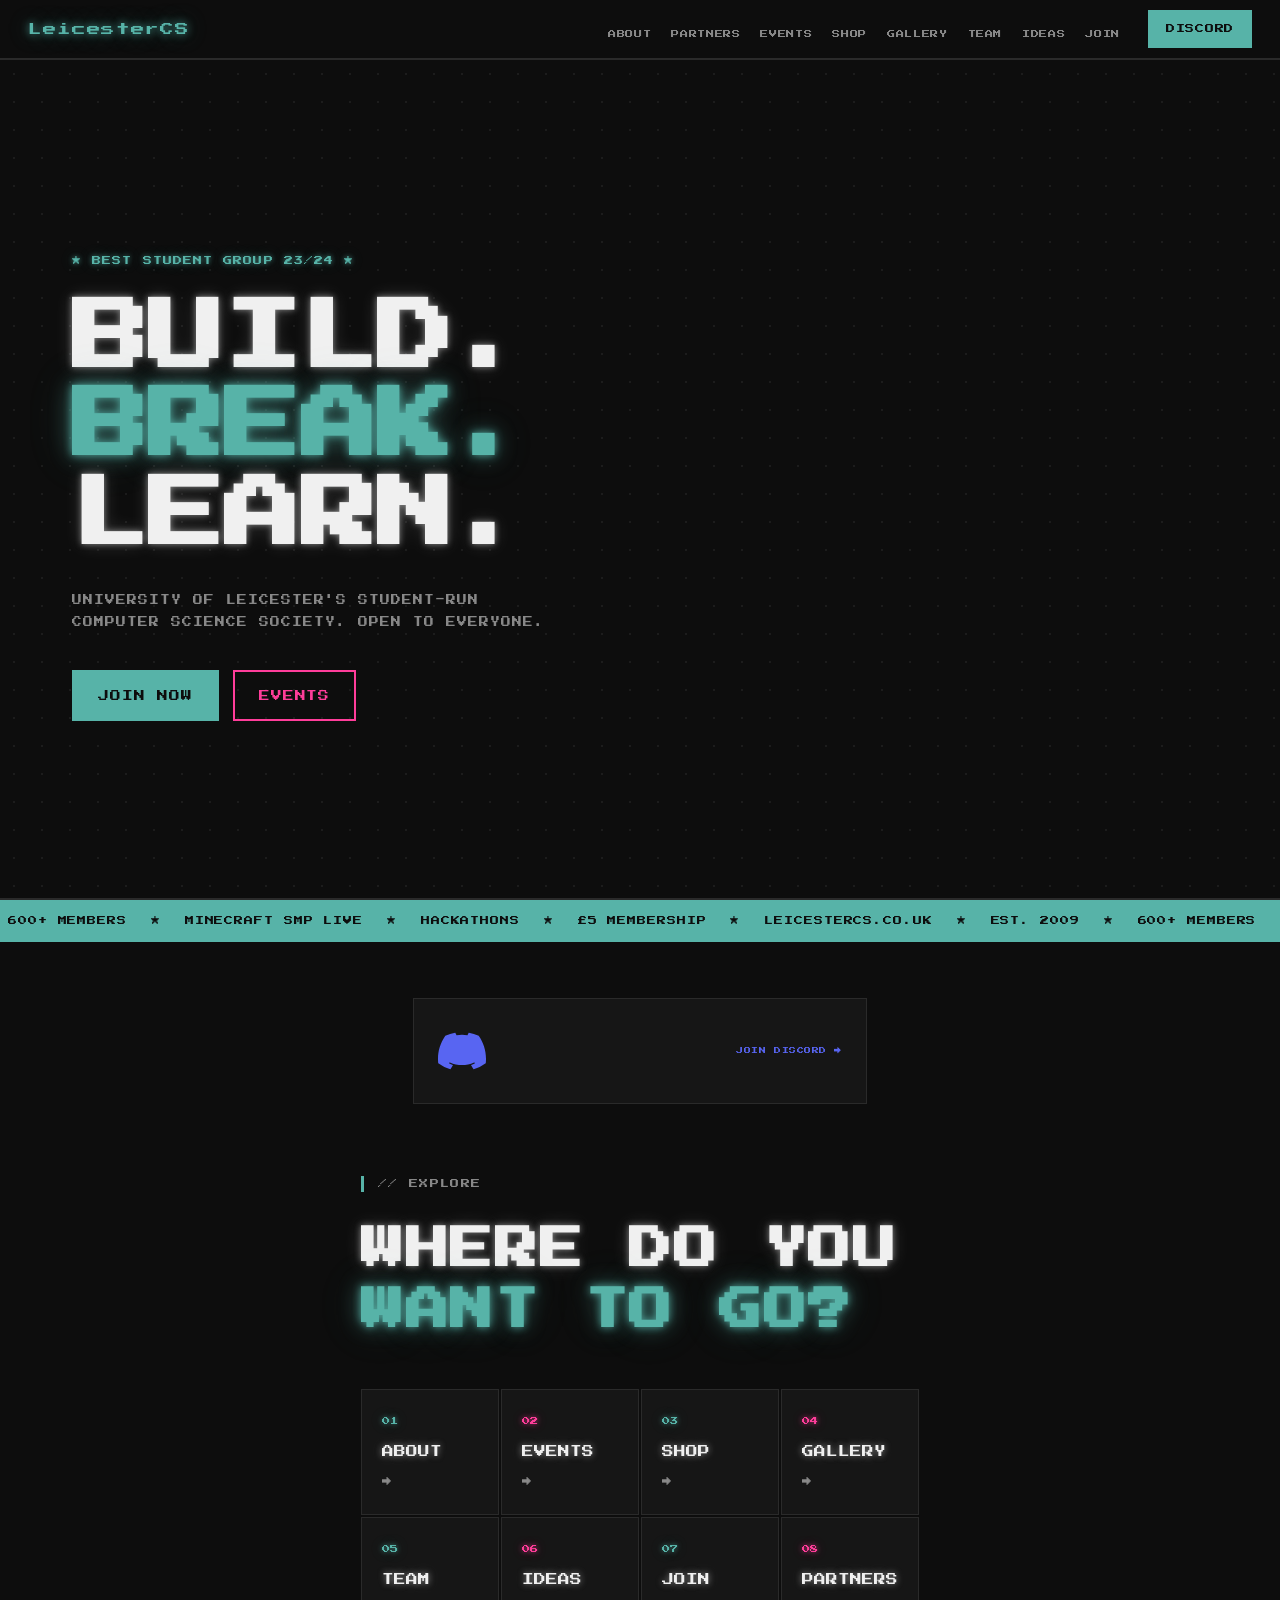
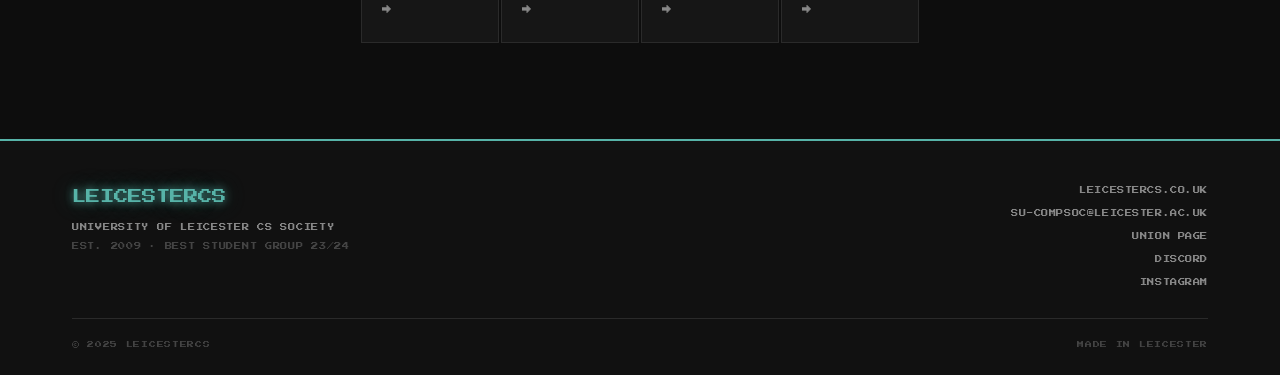
<file: index.html>
<!DOCTYPE html>
<html lang="en">
<head>
  <meta charset="UTF-8" />
  <meta name="viewport" content="width=device-width, initial-scale=1.0" />
  <title>LeicesterCS</title>
  <link rel="preconnect" href="https://fonts.googleapis.com" />
  <link rel="preconnect" href="https://fonts.gstatic.com" crossorigin />
  <link href="https://fonts.googleapis.com/css2?family=Press+Start+2P&display=swap" rel="stylesheet" />
  <link rel="stylesheet" href="style.css" />
  <!-- Favicon -->
  <link rel="icon" type="image/svg+xml" href="favicon.svg" />
  <link rel="icon" type="image/x-icon" href="favicon.ico" />
  <link rel="apple-touch-icon" sizes="192x192" href="favicon-192.png" />

  <!-- Open Graph -->
  <meta property="og:type"        content="website" />
  <meta property="og:site_name"   content="LeicesterCS" />
  <meta property="og:title"       content="LeicesterCS — University of Leicester Computer Science Society" />
  <meta property="og:description" content="LeicesterCS is the University of Leicester's student-run Computer Science Society. Hackathons, workshops, socials, and more. Open to everyone." />
  <meta property="og:url"         content="https://leicestercs.co.uk/" />
  <meta property="og:image"       content="https://leicestercs.co.uk/favicon-192.png" />

  <!-- Twitter Card -->
  <meta name="twitter:card"        content="summary" />
  <meta name="twitter:title"       content="LeicesterCS — University of Leicester Computer Science Society" />
  <meta name="twitter:description" content="LeicesterCS is the University of Leicester's student-run Computer Science Society. Hackathons, workshops, socials, and more. Open to everyone." />
  <meta name="twitter:image"       content="https://leicestercs.co.uk/favicon-192.png" />

  <!-- Meta description -->
  <meta name="description" content="LeicesterCS is the University of Leicester's student-run Computer Science Society. Hackathons, workshops, socials, and more. Open to everyone." />
</head>
<body>

  <nav id="navbar">
    <div class="nav-inner">
      <a href="index.html" class="nav-logo">LeicesterCS</a>
      <ul class="nav-links">
        <li><a href="about.html">ABOUT</a></li>
        <li><a href="partners.html">PARTNERS</a></li>
        <li><a href="events.html">EVENTS</a></li>
        <li><a href="shop.html">SHOP</a></li>
        <li><a href="gallery.html">GALLERY</a></li>
        <li><a href="team.html">TEAM</a></li>
        <li><a href="ideas.html">IDEAS</a></li>
        <li><a href="join.html">JOIN</a></li>
      </ul>
      <a href="https://discord.gg/VAg2SQfhEq" target="_blank" class="nav-cta">DISCORD</a>
      <button class="hamburger" id="hamburger" aria-label="Menu">
        <span></span><span></span><span></span>
      </button>
    </div>
  </nav>

  <div class="mobile-menu" id="mobileMenu">
    <a href="about.html"    class="mm-link">ABOUT</a>
    <a href="partners.html" class="mm-link">PARTNERS</a>
    <a href="events.html"   class="mm-link">EVENTS</a>
    <a href="shop.html"     class="mm-link">SHOP</a>
    <a href="gallery.html"  class="mm-link">GALLERY</a>
    <a href="team.html"     class="mm-link">TEAM</a>
    <a href="ideas.html"    class="mm-link">IDEAS</a>
    <a href="join.html"     class="mm-link">JOIN</a>
  </div>

  <div class="page-wrap">

    <!-- HERO -->
    <section id="hero">
      <div class="pixel-grid" aria-hidden="true"></div>
      <div class="hero-inner">
        <div class="hero-tag">★ BEST STUDENT GROUP 23/24 ★</div>
        <h1 class="hero-title">
          <span>BUILD.</span>
          <span class="accent">BREAK.</span>
          <span>LEARN.</span>
        </h1>
        <p class="hero-sub">UNIVERSITY OF LEICESTER'S STUDENT-RUN<br/>COMPUTER SCIENCE SOCIETY. OPEN TO EVERYONE.</p>
        <div class="hero-actions">
          <a href="join.html"   class="btn-primary">JOIN NOW</a>
          <a href="events.html" class="btn-secondary">EVENTS</a>
        </div>
      </div>
    </section>

    <!-- TICKER -->
    <div class="ticker-bar">
      <div class="ticker-track">
        <span>600+ MEMBERS</span><span class="ts">★</span>
        <span>MINECRAFT SMP LIVE</span><span class="ts">★</span>
        <span>HACKATHONS</span><span class="ts">★</span>
        <span>£5 MEMBERSHIP</span><span class="ts">★</span>
        <span>LEICESTERCS.CO.UK</span><span class="ts">★</span>
        <span>EST. 2009</span><span class="ts">★</span>
        <span>600+ MEMBERS</span><span class="ts">★</span>
        <span>MINECRAFT SMP LIVE</span><span class="ts">★</span>
        <span>HACKATHONS</span><span class="ts">★</span>
        <span>£5 MEMBERSHIP</span><span class="ts">★</span>
        <span>LEICESTERCS.CO.UK</span><span class="ts">★</span>
        <span>EST. 2009</span><span class="ts">★</span>
      </div>
    </div>

    <!-- DISCORD WIDGET -->
    <div class="container" style="padding-top:56px;">
      <a href="https://discord.gg/VAg2SQfhEq" target="_blank" class="discord-widget" id="discord-widget">
        <div class="dw-icon">
          <svg viewBox="0 0 24 24" fill="none" xmlns="http://www.w3.org/2000/svg">
            <path d="M20.317 4.37a19.791 19.791 0 0 0-4.885-1.515.074.074 0 0 0-.079.037c-.21.375-.444.864-.608 1.25a18.27 18.27 0 0 0-5.487 0 12.64 12.64 0 0 0-.617-1.25.077.077 0 0 0-.079-.037A19.736 19.736 0 0 0 3.677 4.37a.07.07 0 0 0-.032.027C.533 9.046-.32 13.58.099 18.057a.082.082 0 0 0 .031.057 19.9 19.9 0 0 0 5.993 3.03.078.078 0 0 0 .084-.028c.462-.63.874-1.295 1.226-1.994a.076.076 0 0 0-.041-.106 13.107 13.107 0 0 1-1.872-.892.077.077 0 0 1-.008-.128 10.2 10.2 0 0 0 .372-.292.074.074 0 0 1 .077-.01c3.928 1.793 8.18 1.793 12.062 0a.074.074 0 0 1 .078.01c.12.098.246.198.373.292a.077.077 0 0 1-.006.127 12.299 12.299 0 0 1-1.873.892.077.077 0 0 0-.041.107c.36.698.772 1.362 1.225 1.993a.076.076 0 0 0 .084.028 19.839 19.839 0 0 0 6.002-3.03.077.077 0 0 0 .032-.054c.5-5.177-.838-9.674-3.549-13.66a.061.061 0 0 0-.031-.03z" fill="#5865F2"/>
          </svg>
        </div>
        <div class="dw-info">
          <div class="dw-name" id="dw-name">LEICESTERCS</div>
          <div class="dw-stats">
            <div class="dw-stat">
              <div class="dw-dot online"></div>
              <span id="dw-online">—</span>&nbsp;ONLINE
            </div>
            <div class="dw-stat">
              <div class="dw-dot"></div>
              600+ MEMBERS
            </div>
          </div>
        </div>
        <span class="dw-join">JOIN DISCORD →</span>
      </a>
    </div>

    <!-- QUICK LINKS GRID -->
    <div class="container" style="padding-top:72px; padding-bottom:96px;">
      <div class="sec-label">// EXPLORE</div>
      <h2 class="sec-title" style="margin-bottom:48px;">WHERE DO YOU<br/><span class="accent">WANT TO GO?</span></h2>
      <div style="display:grid; grid-template-columns: repeat(4,1fr); gap:2px;">
        <a href="about.html"    class="ql-card"><span class="ql-num teal">01</span><span class="ql-name">ABOUT</span><span class="ql-arr">→</span></a>
        <a href="events.html"   class="ql-card"><span class="ql-num pink">02</span><span class="ql-name">EVENTS</span><span class="ql-arr">→</span></a>
        <a href="shop.html"     class="ql-card"><span class="ql-num teal">03</span><span class="ql-name">SHOP</span><span class="ql-arr">→</span></a>
        <a href="gallery.html"  class="ql-card"><span class="ql-num pink">04</span><span class="ql-name">GALLERY</span><span class="ql-arr">→</span></a>
        <a href="team.html"     class="ql-card"><span class="ql-num teal">05</span><span class="ql-name">TEAM</span><span class="ql-arr">→</span></a>
        <a href="ideas.html"    class="ql-card"><span class="ql-num pink">06</span><span class="ql-name">IDEAS</span><span class="ql-arr">→</span></a>
        <a href="join.html"     class="ql-card"><span class="ql-num teal">07</span><span class="ql-name">JOIN</span><span class="ql-arr">→</span></a>
        <a href="partners.html" class="ql-card"><span class="ql-num pink">08</span><span class="ql-name">PARTNERS</span><span class="ql-arr">→</span></a>
      </div>
    </div>

    <footer id="footer">
      <div class="container">
        <div class="footer-grid">
          <div>
            <div class="footer-logo">LEICESTERCS</div>
            <div class="footer-sub">UNIVERSITY OF LEICESTER CS SOCIETY</div>
            <div class="footer-sub dim">EST. 2009 · BEST STUDENT GROUP 23/24</div>
          </div>
          <div class="footer-links">
            <a href="https://leicestercs.co.uk" target="_blank">LEICESTERCS.CO.UK</a>
            <a href="mailto:SU-COMPSOC@leicester.ac.uk">SU-COMPSOC@LEICESTER.AC.UK</a>
            <a href="https://www.leicesterunion.com/sportsandsocs/societies/18501/" target="_blank">UNION PAGE</a>
            <a href="https://discord.gg/VAg2SQfhEq" target="_blank">DISCORD</a>
            <a href="https://instagram.com/uol_computerscience" target="_blank">INSTAGRAM</a>
          </div>
        </div>
        <div class="footer-rule"></div>
        <div class="footer-bottom">
          <span>© 2025 LEICESTERCS</span>
          <span>MADE IN LEICESTER</span>
        </div>
      </div>
    </footer>

  </div><!-- end page-wrap -->

  <style>
    .ql-card {
      display: flex; flex-direction: column; gap: 12px;
      background: var(--bg-card); border: 1px solid var(--border);
      padding: 24px 20px; text-decoration: none;
      transition: border-color 0.15s, background 0.15s;
    }
    .ql-card:hover { border-color: var(--teal); background: rgba(87,179,168,0.04); color: var(--white); }
    .ql-num  { font-size: 0.45rem; }
    .ql-num.teal { color: var(--teal); text-shadow: var(--glow-t-sm); }
    .ql-num.pink { color: var(--pink); text-shadow: var(--glow-p-sm); }
    .ql-name { font-size: 0.65rem; color: var(--white); text-shadow: var(--glow-w); }
    .ql-arr  { font-size: 0.5rem; color: var(--grey); margin-top: auto; }
    .ql-card:hover .ql-arr { color: var(--teal); }
    @media (max-width: 900px) { [style*="grid-template-columns: repeat(4"] { grid-template-columns: repeat(2,1fr) !important; } }
    @media (max-width: 500px) { [style*="grid-template-columns: repeat(4"] { grid-template-columns: 1fr 1fr !important; } }
  </style>

  <script src="nav.js"></script>
</body>
</html>
</file>
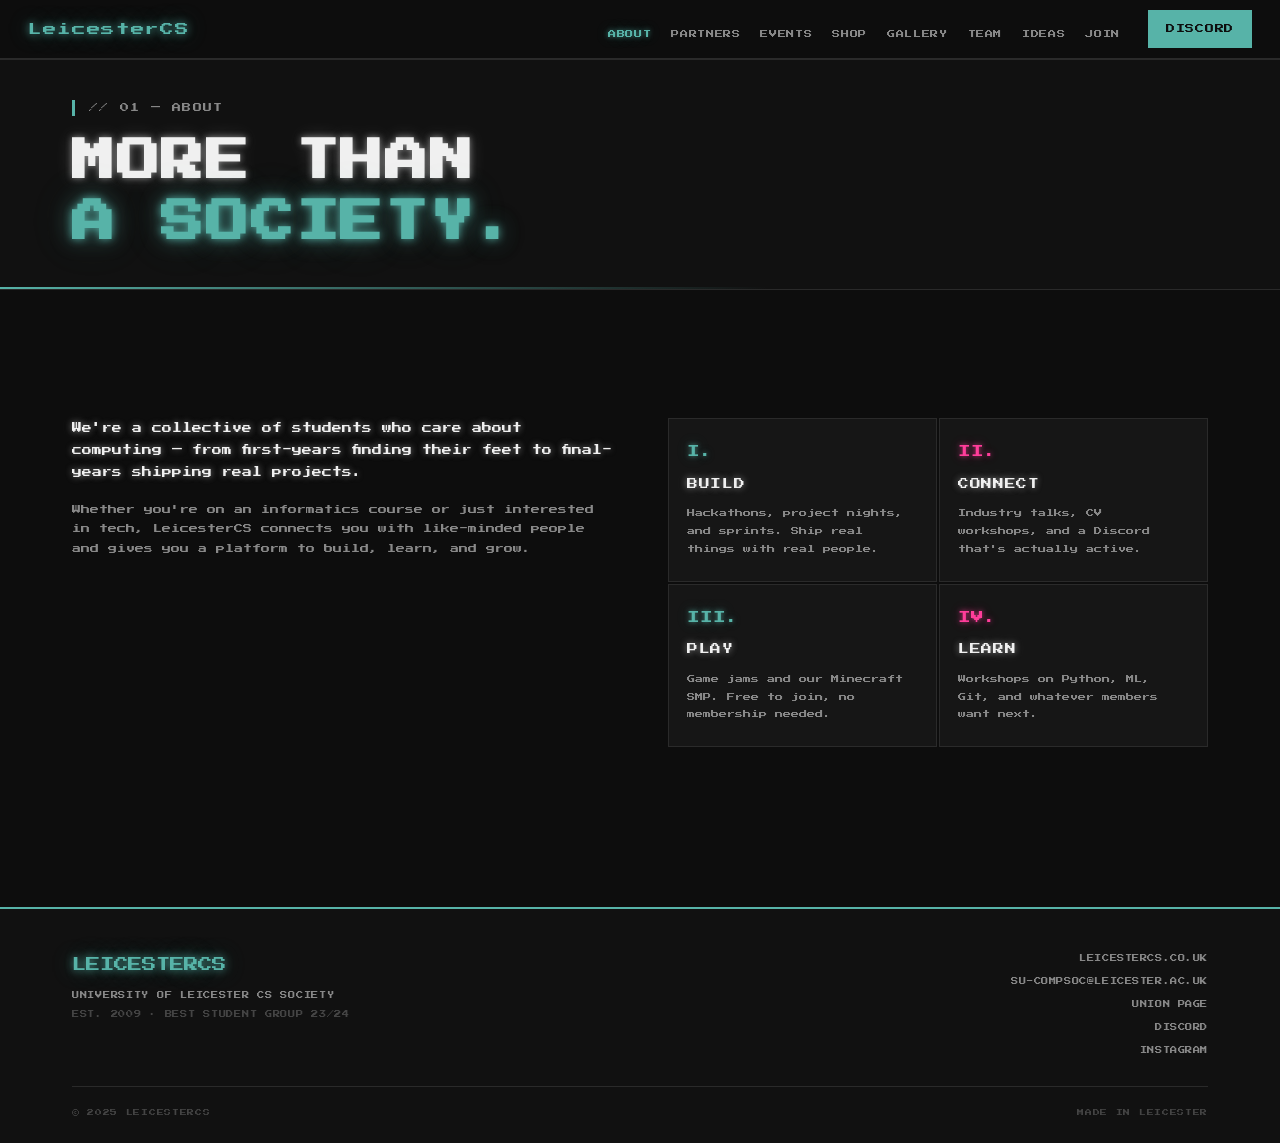
<file: about.html>
<!DOCTYPE html>
<html lang="en">
<head>
  <meta charset="UTF-8" />
  <meta name="viewport" content="width=device-width, initial-scale=1.0" />
  <title>About — LeicesterCS</title>
  <link rel="preconnect" href="https://fonts.googleapis.com" />
  <link rel="preconnect" href="https://fonts.gstatic.com" crossorigin />
  <link href="https://fonts.googleapis.com/css2?family=Press+Start+2P&display=swap" rel="stylesheet" />
  <link rel="stylesheet" href="style.css" />
  <!-- Favicon -->
  <link rel="icon" type="image/svg+xml" href="favicon.svg" />
  <link rel="icon" type="image/x-icon" href="favicon.ico" />
  <link rel="apple-touch-icon" sizes="192x192" href="favicon-192.png" />

  <!-- Open Graph -->
  <meta property="og:type"        content="website" />
  <meta property="og:site_name"   content="LeicesterCS" />
  <meta property="og:title"       content="About — LeicesterCS" />
  <meta property="og:description" content="Find out what LeicesterCS is all about — who we are, what we do, and why you should get involved." />
  <meta property="og:url"         content="https://leicestercs.co.uk/about.html" />
  <meta property="og:image"       content="https://leicestercs.co.uk/favicon-192.png" />

  <!-- Twitter Card -->
  <meta name="twitter:card"        content="summary" />
  <meta name="twitter:title"       content="About — LeicesterCS" />
  <meta name="twitter:description" content="Find out what LeicesterCS is all about — who we are, what we do, and why you should get involved." />
  <meta name="twitter:image"       content="https://leicestercs.co.uk/favicon-192.png" />

  <!-- Meta description -->
  <meta name="description" content="Find out what LeicesterCS is all about — who we are, what we do, and why you should get involved." />
</head>
<body>

  <nav id="navbar">
    <div class="nav-inner">
      <a href="index.html" class="nav-logo">LeicesterCS</a>
      <ul class="nav-links">
        <li><a href="about.html">ABOUT</a></li>
        <li><a href="partners.html">PARTNERS</a></li>
        <li><a href="events.html">EVENTS</a></li>
        <li><a href="shop.html">SHOP</a></li>
        <li><a href="gallery.html">GALLERY</a></li>
        <li><a href="team.html">TEAM</a></li>
        <li><a href="ideas.html">IDEAS</a></li>
        <li><a href="join.html">JOIN</a></li>
      </ul>
      <a href="https://discord.gg/VAg2SQfhEq" target="_blank" class="nav-cta">DISCORD</a>
      <button class="hamburger" id="hamburger" aria-label="Menu">
        <span></span><span></span><span></span>
      </button>
    </div>
  </nav>

  <div class="mobile-menu" id="mobileMenu">
    <a href="about.html"    class="mm-link">ABOUT</a>
    <a href="partners.html" class="mm-link">PARTNERS</a>
    <a href="events.html"   class="mm-link">EVENTS</a>
    <a href="shop.html"     class="mm-link">SHOP</a>
    <a href="gallery.html"  class="mm-link">GALLERY</a>
    <a href="team.html"     class="mm-link">TEAM</a>
    <a href="ideas.html"    class="mm-link">IDEAS</a>
    <a href="join.html"     class="mm-link">JOIN</a>
  </div>

  <div class="page-wrap">
    <div class="page-header">
      <div class="page-header-inner">
        <div class="sec-label">// 01 — ABOUT</div>
        <h1 class="sec-title">MORE THAN<br/><span class="accent">A SOCIETY.</span></h1>
      </div>
    </div>

    <main class="page-main">
      <div class="container">
        <div class="about-grid">
          <div class="about-left">
            <p class="about-lead">We're a collective of students who care about computing — from first-years finding their feet to final-years shipping real projects.</p>
            <p class="about-body">Whether you're on an informatics course or just interested in tech, LeicesterCS connects you with like-minded people and gives you a platform to build, learn, and grow.</p>
          </div>
          <div class="pillars">
            <div class="pillar">
              <div class="pillar-num teal">I.</div>
              <div class="pillar-title">BUILD</div>
              <p>Hackathons, project nights, and sprints. Ship real things with real people.</p>
            </div>
            <div class="pillar">
              <div class="pillar-num pink">II.</div>
              <div class="pillar-title">CONNECT</div>
              <p>Industry talks, CV workshops, and a Discord that's actually active.</p>
            </div>
            <div class="pillar">
              <div class="pillar-num teal">III.</div>
              <div class="pillar-title">PLAY</div>
              <p>Game jams and our Minecraft SMP. Free to join, no membership needed.</p>
            </div>
            <div class="pillar">
              <div class="pillar-num pink">IV.</div>
              <div class="pillar-title">LEARN</div>
              <p>Workshops on Python, ML, Git, and whatever members want next.</p>
            </div>
          </div>
        </div>
      </div>
    </main>

    <footer id="footer">
      <div class="container">
        <div class="footer-grid">
          <div>
            <div class="footer-logo">LEICESTERCS</div>
            <div class="footer-sub">UNIVERSITY OF LEICESTER CS SOCIETY</div>
            <div class="footer-sub dim">EST. 2009 · BEST STUDENT GROUP 23/24</div>
          </div>
          <div class="footer-links">
            <a href="https://leicestercs.co.uk" target="_blank">LEICESTERCS.CO.UK</a>
            <a href="mailto:SU-COMPSOC@leicester.ac.uk">SU-COMPSOC@LEICESTER.AC.UK</a>
            <a href="https://www.leicesterunion.com/sportsandsocs/societies/18501/" target="_blank">UNION PAGE</a>
            <a href="https://discord.gg/VAg2SQfhEq" target="_blank">DISCORD</a>
            <a href="https://instagram.com/uol_computerscience" target="_blank">INSTAGRAM</a>
          </div>
        </div>
        <div class="footer-rule"></div>
        <div class="footer-bottom">
          <span>© 2025 LEICESTERCS</span>
          <span>MADE IN LEICESTER</span>
        </div>
      </div>
    </footer>
  </div>

  <script src="nav.js"></script>
</body>
</html>
</file>
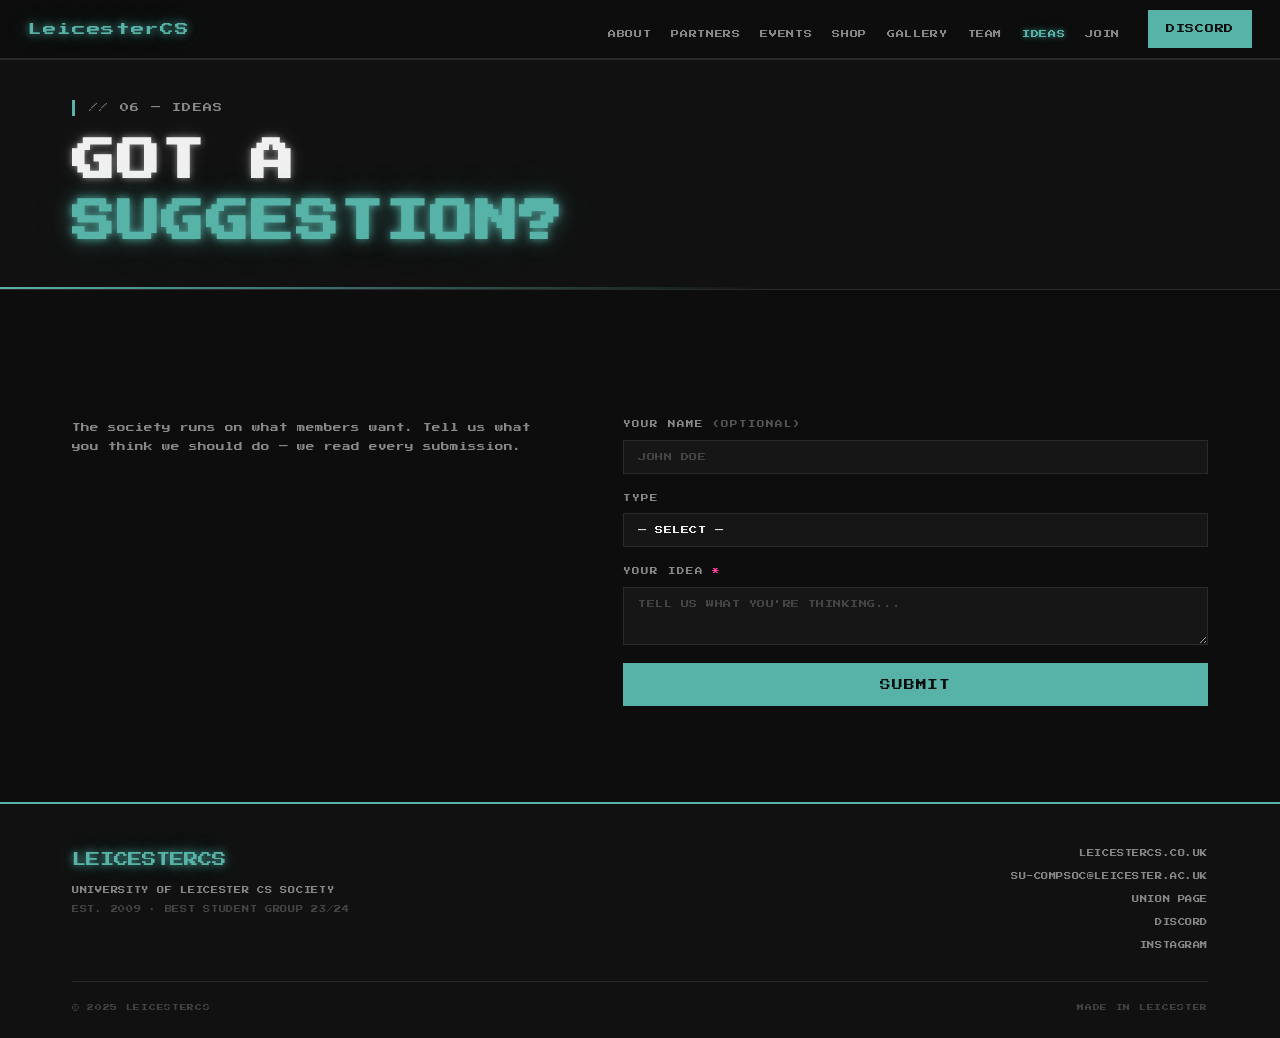
<file: ideas.html>
<!DOCTYPE html>
<html lang="en">
<head>
  <meta charset="UTF-8" />
  <meta name="viewport" content="width=device-width, initial-scale=1.0" />
  <title>Ideas — LeicesterCS</title>
  <link rel="preconnect" href="https://fonts.googleapis.com" />
  <link rel="preconnect" href="https://fonts.gstatic.com" crossorigin />
  <link href="https://fonts.googleapis.com/css2?family=Press+Start+2P&display=swap" rel="stylesheet" />
  <link rel="stylesheet" href="style.css" />
  <!-- Favicon -->
  <link rel="icon" type="image/svg+xml" href="favicon.svg" />
  <link rel="icon" type="image/x-icon" href="favicon.ico" />
  <link rel="apple-touch-icon" sizes="192x192" href="favicon-192.png" />

  <!-- Open Graph -->
  <meta property="og:type"        content="website" />
  <meta property="og:site_name"   content="LeicesterCS" />
  <meta property="og:title"       content="Ideas — LeicesterCS" />
  <meta property="og:description" content="Got a suggestion for LeicesterCS? Submit your idea — the committee reads every one." />
  <meta property="og:url"         content="https://leicestercs.co.uk/ideas.html" />
  <meta property="og:image"       content="https://leicestercs.co.uk/favicon-192.png" />

  <!-- Twitter Card -->
  <meta name="twitter:card"        content="summary" />
  <meta name="twitter:title"       content="Ideas — LeicesterCS" />
  <meta name="twitter:description" content="Got a suggestion for LeicesterCS? Submit your idea — the committee reads every one." />
  <meta name="twitter:image"       content="https://leicestercs.co.uk/favicon-192.png" />

  <!-- Meta description -->
  <meta name="description" content="Got a suggestion for LeicesterCS? Submit your idea — the committee reads every one." />
</head>
<body>

  <nav id="navbar">
    <div class="nav-inner">
      <a href="index.html" class="nav-logo">LeicesterCS</a>
      <ul class="nav-links">
        <li><a href="about.html">ABOUT</a></li>
        <li><a href="partners.html">PARTNERS</a></li>
        <li><a href="events.html">EVENTS</a></li>
        <li><a href="shop.html">SHOP</a></li>
        <li><a href="gallery.html">GALLERY</a></li>
        <li><a href="team.html">TEAM</a></li>
        <li><a href="ideas.html">IDEAS</a></li>
        <li><a href="join.html">JOIN</a></li>
      </ul>
      <a href="https://discord.gg/VAg2SQfhEq" target="_blank" class="nav-cta">DISCORD</a>
      <button class="hamburger" id="hamburger" aria-label="Menu">
        <span></span><span></span><span></span>
      </button>
    </div>
  </nav>

  <div class="mobile-menu" id="mobileMenu">
    <a href="about.html"    class="mm-link">ABOUT</a>
    <a href="partners.html" class="mm-link">PARTNERS</a>
    <a href="events.html"   class="mm-link">EVENTS</a>
    <a href="shop.html"     class="mm-link">SHOP</a>
    <a href="gallery.html"  class="mm-link">GALLERY</a>
    <a href="team.html"     class="mm-link">TEAM</a>
    <a href="ideas.html"    class="mm-link">IDEAS</a>
    <a href="join.html"     class="mm-link">JOIN</a>
  </div>

  <div class="page-wrap">
    <div class="page-header">
      <div class="page-header-inner">
        <div class="sec-label">// 06 — IDEAS</div>
        <h1 class="sec-title">GOT A<br/><span class="accent">SUGGESTION?</span></h1>
      </div>
    </div>

    <main class="page-main">
      <div class="container">
        <div class="ideas-layout">
          <div class="ideas-left">
            <p class="ideas-body">The society runs on what members want. Tell us what you think we should do — we read every submission.</p>
          </div>
          <div class="ideas-right">
            <form id="ideaForm">
              <div class="fg">
                <label>YOUR NAME <span class="opt">(OPTIONAL)</span></label>
                <input type="text" name="name" placeholder="JOHN DOE" />
              </div>
              <div class="fg">
                <label>TYPE</label>
                <select name="type">
                  <option value="">— SELECT —</option>
                  <option>EVENT IDEA</option>
                  <option>WORKSHOP TOPIC</option>
                  <option>SOCIETY IMPROVEMENT</option>
                  <option>COLLAB WITH ANOTHER SOCIETY</option>
                  <option>MERCH IDEA</option>
                  <option>SOMETHING ELSE</option>
                </select>
              </div>
              <div class="fg">
                <label>YOUR IDEA <span class="req">*</span></label>
                <textarea name="idea" rows="4" placeholder="TELL US WHAT YOU'RE THINKING..." required></textarea>
              </div>
              <button type="submit" class="btn-primary full" id="ideaBtn">SUBMIT</button>
            </form>

          </div>
        </div>
      </div>
    </main>

    <footer id="footer">
      <div class="container">
        <div class="footer-grid">
          <div>
            <div class="footer-logo">LEICESTERCS</div>
            <div class="footer-sub">UNIVERSITY OF LEICESTER CS SOCIETY</div>
            <div class="footer-sub dim">EST. 2009 · BEST STUDENT GROUP 23/24</div>
          </div>
          <div class="footer-links">
            <a href="https://leicestercs.co.uk" target="_blank">LEICESTERCS.CO.UK</a>
            <a href="mailto:SU-COMPSOC@leicester.ac.uk">SU-COMPSOC@LEICESTER.AC.UK</a>
            <a href="https://www.leicesterunion.com/sportsandsocs/societies/18501/" target="_blank">UNION PAGE</a>
            <a href="https://discord.gg/VAg2SQfhEq" target="_blank">DISCORD</a>
            <a href="https://instagram.com/uol_computerscience" target="_blank">INSTAGRAM</a>
          </div>
        </div>
        <div class="footer-rule"></div>
        <div class="footer-bottom">
          <span>© 2025 LEICESTERCS</span>
          <span>MADE IN LEICESTER</span>
        </div>
      </div>
    </footer>
  </div>

  <script src="nav.js"></script>
</body>
</html>
</file>
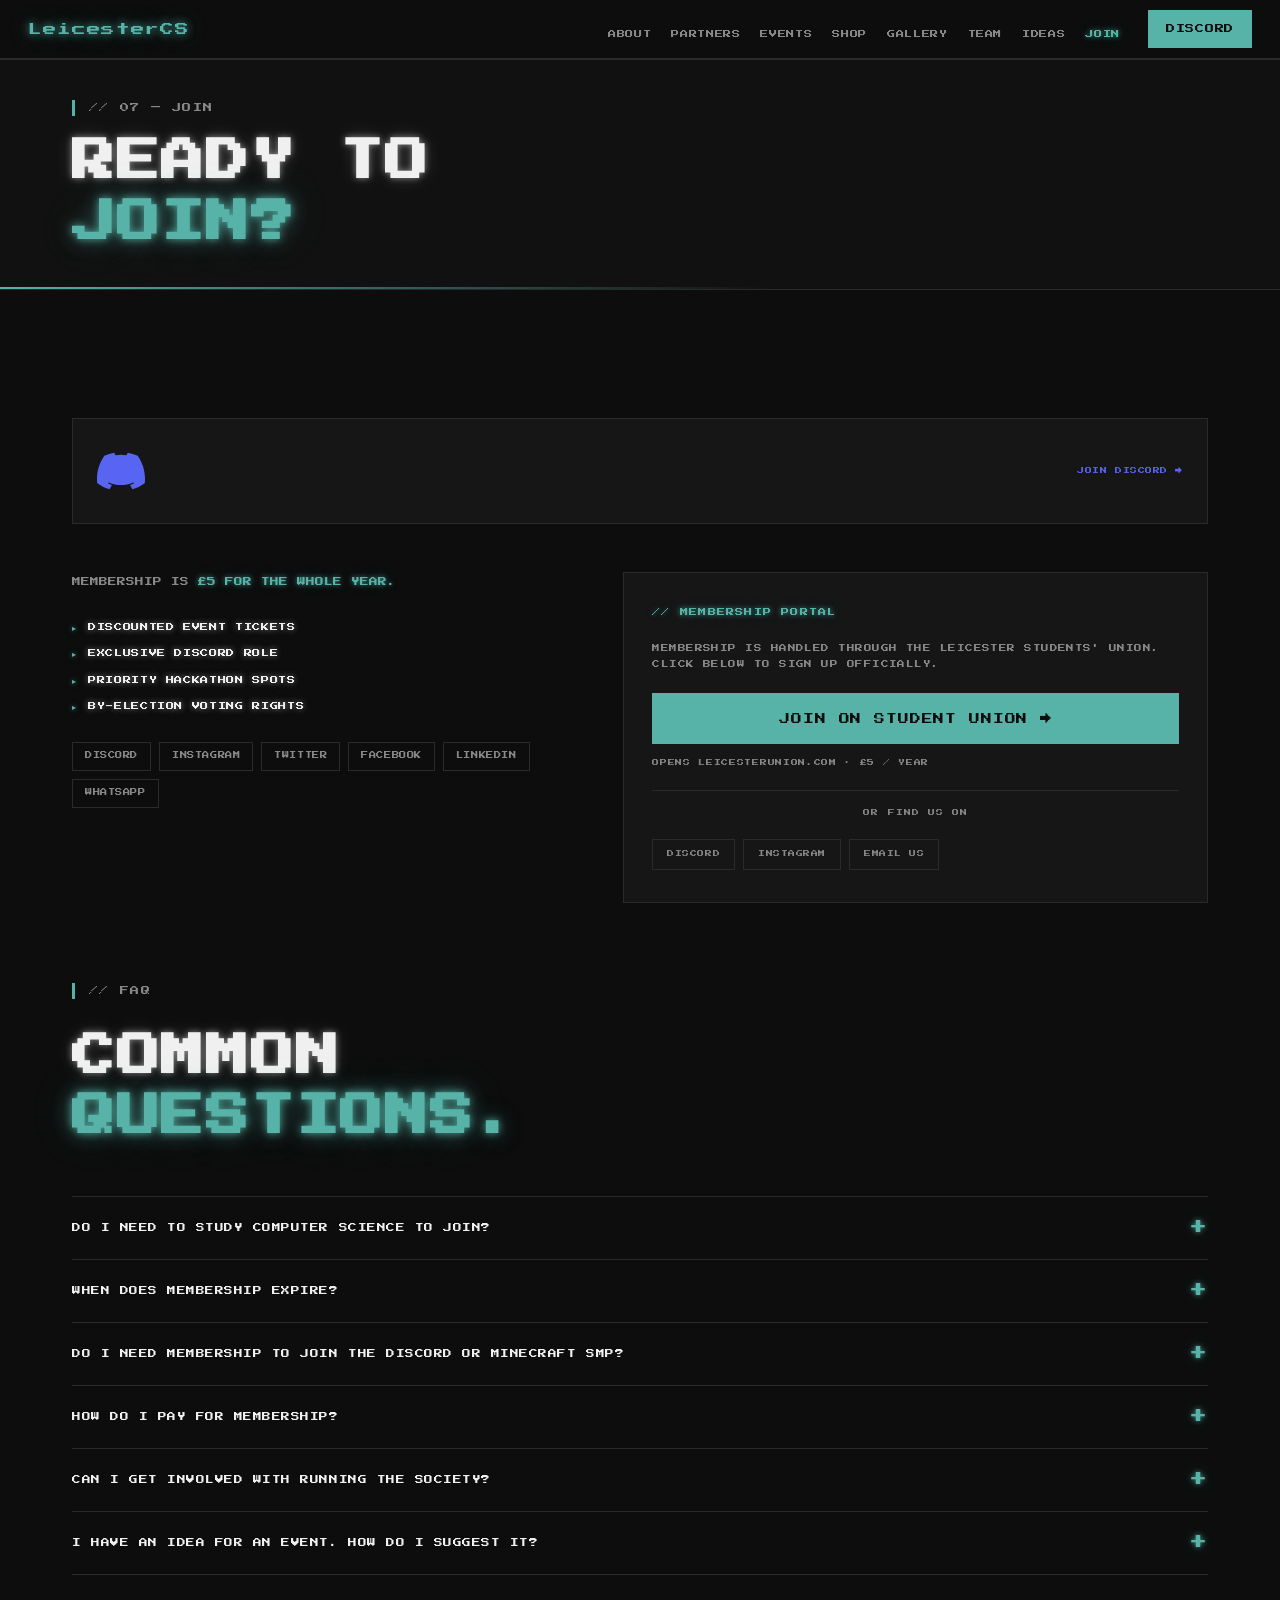
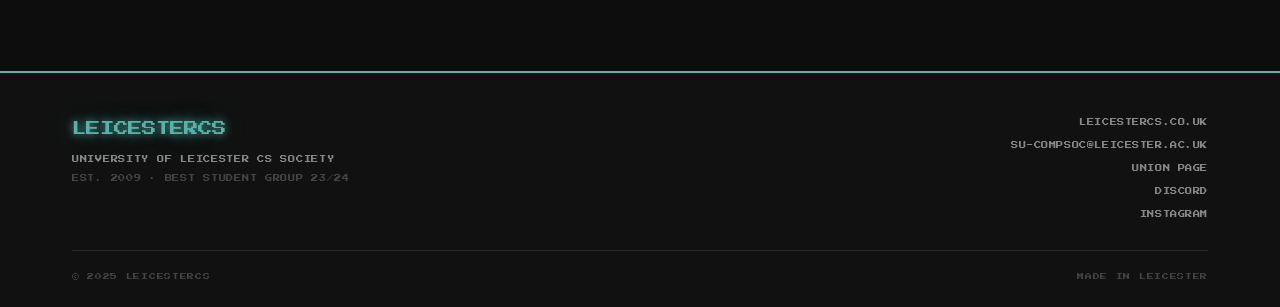
<file: join.html>
<!DOCTYPE html>
<html lang="en">
<head>
  <meta charset="UTF-8" />
  <meta name="viewport" content="width=device-width, initial-scale=1.0" />
  <title>Join — LeicesterCS</title>
  <link rel="preconnect" href="https://fonts.googleapis.com" />
  <link rel="preconnect" href="https://fonts.gstatic.com" crossorigin />
  <link href="https://fonts.googleapis.com/css2?family=Press+Start+2P&display=swap" rel="stylesheet" />
  <link rel="stylesheet" href="style.css" />
  <!-- Favicon -->
  <link rel="icon" type="image/svg+xml" href="favicon.svg" />
  <link rel="icon" type="image/x-icon" href="favicon.ico" />
  <link rel="apple-touch-icon" sizes="192x192" href="favicon-192.png" />

  <!-- Open Graph -->
  <meta property="og:type"        content="website" />
  <meta property="og:site_name"   content="LeicesterCS" />
  <meta property="og:title"       content="Join — LeicesterCS" />
  <meta property="og:description" content="Join LeicesterCS for £5 a year. Get discounted event tickets, priority hackathon spots, and an exclusive Discord role." />
  <meta property="og:url"         content="https://leicestercs.co.uk/join.html" />
  <meta property="og:image"       content="https://leicestercs.co.uk/favicon-192.png" />

  <!-- Twitter Card -->
  <meta name="twitter:card"        content="summary" />
  <meta name="twitter:title"       content="Join — LeicesterCS" />
  <meta name="twitter:description" content="Join LeicesterCS for £5 a year. Get discounted event tickets, priority hackathon spots, and an exclusive Discord role." />
  <meta name="twitter:image"       content="https://leicestercs.co.uk/favicon-192.png" />

  <!-- Meta description -->
  <meta name="description" content="Join LeicesterCS for £5 a year. Get discounted event tickets, priority hackathon spots, and an exclusive Discord role." />
</head>
<body>

  <nav id="navbar">
    <div class="nav-inner">
      <a href="index.html" class="nav-logo">LeicesterCS</a>
      <ul class="nav-links">
        <li><a href="about.html">ABOUT</a></li>
        <li><a href="partners.html">PARTNERS</a></li>
        <li><a href="events.html">EVENTS</a></li>
        <li><a href="shop.html">SHOP</a></li>
        <li><a href="gallery.html">GALLERY</a></li>
        <li><a href="team.html">TEAM</a></li>
        <li><a href="ideas.html">IDEAS</a></li>
        <li><a href="join.html">JOIN</a></li>
      </ul>
      <a href="https://discord.gg/VAg2SQfhEq" target="_blank" class="nav-cta">DISCORD</a>
      <button class="hamburger" id="hamburger" aria-label="Menu">
        <span></span><span></span><span></span>
      </button>
    </div>
  </nav>

  <div class="mobile-menu" id="mobileMenu">
    <a href="about.html"    class="mm-link">ABOUT</a>
    <a href="partners.html" class="mm-link">PARTNERS</a>
    <a href="events.html"   class="mm-link">EVENTS</a>
    <a href="shop.html"     class="mm-link">SHOP</a>
    <a href="gallery.html"  class="mm-link">GALLERY</a>
    <a href="team.html"     class="mm-link">TEAM</a>
    <a href="ideas.html"    class="mm-link">IDEAS</a>
    <a href="join.html"     class="mm-link">JOIN</a>
  </div>

  <div class="page-wrap">
    <div class="page-header">
      <div class="page-header-inner">
        <div class="sec-label">// 07 — JOIN</div>
        <h1 class="sec-title">READY TO<br/><span class="accent">JOIN?</span></h1>
      </div>
    </div>

    <main class="page-main">
      <div class="container">

        <!-- DISCORD WIDGET -->
        <a href="https://discord.gg/VAg2SQfhEq" target="_blank" class="discord-widget" id="discord-widget" style="margin-bottom:48px; display:flex;">
          <div class="dw-icon">
            <svg viewBox="0 0 24 24" fill="none" xmlns="http://www.w3.org/2000/svg">
              <path d="M20.317 4.37a19.791 19.791 0 0 0-4.885-1.515.074.074 0 0 0-.079.037c-.21.375-.444.864-.608 1.25a18.27 18.27 0 0 0-5.487 0 12.64 12.64 0 0 0-.617-1.25.077.077 0 0 0-.079-.037A19.736 19.736 0 0 0 3.677 4.37a.07.07 0 0 0-.032.027C.533 9.046-.32 13.58.099 18.057a.082.082 0 0 0 .031.057 19.9 19.9 0 0 0 5.993 3.03.078.078 0 0 0 .084-.028c.462-.63.874-1.295 1.226-1.994a.076.076 0 0 0-.041-.106 13.107 13.107 0 0 1-1.872-.892.077.077 0 0 1-.008-.128 10.2 10.2 0 0 0 .372-.292.074.074 0 0 1 .077-.01c3.928 1.793 8.18 1.793 12.062 0a.074.074 0 0 1 .078.01c.12.098.246.198.373.292a.077.077 0 0 1-.006.127 12.299 12.299 0 0 1-1.873.892.077.077 0 0 0-.041.107c.36.698.772 1.362 1.225 1.993a.076.076 0 0 0 .084.028 19.839 19.839 0 0 0 6.002-3.03.077.077 0 0 0 .032-.054c.5-5.177-.838-9.674-3.549-13.66a.061.061 0 0 0-.031-.03z" fill="#5865F2"/>
            </svg>
          </div>
          <div class="dw-info">
            <div class="dw-name" id="dw-name">LEICESTERCS</div>
            <div class="dw-stats">
              <div class="dw-stat">
                <div class="dw-dot online"></div>
                <span id="dw-online">—</span>&nbsp;ONLINE
              </div>
              <div class="dw-stat">
                <div class="dw-dot"></div>
                600+ MEMBERS
              </div>
            </div>
          </div>
          <span class="dw-join">JOIN DISCORD →</span>
        </a>

        <div class="join-layout">
          <div class="join-left">
            <p class="join-body">MEMBERSHIP IS <span class="teal">£5 FOR THE WHOLE YEAR.</span></p>
            <div class="perks">
              <div class="perk">DISCOUNTED EVENT TICKETS</div>
              <div class="perk">EXCLUSIVE DISCORD ROLE</div>
              <div class="perk">PRIORITY HACKATHON SPOTS</div>
              <div class="perk">BY-ELECTION VOTING RIGHTS</div>
            </div>
            <div class="socials">
              <a href="https://discord.gg/VAg2SQfhEq" target="_blank" class="soc">DISCORD</a>
              <a href="https://instagram.com/uol_computerscience" target="_blank" class="soc">INSTAGRAM</a>
              <a href="https://twitter.com/uolcompsoc" target="_blank" class="soc">TWITTER</a>
              <a href="https://www.facebook.com/LeicesterCS" target="_blank" class="soc">FACEBOOK</a>
              <a href="https://www.linkedin.com/company/leicestercs" target="_blank" class="soc">LINKEDIN</a>
              <a href="https://chat.whatsapp.com/L01bDxP2tFWLf7p9QNbLyh" target="_blank" class="soc">WHATSAPP</a>
            </div>
          </div>
          <div class="join-right">
            <div class="union-signup">
              <div class="us-label">// MEMBERSHIP PORTAL</div>
              <p class="us-body">MEMBERSHIP IS HANDLED THROUGH THE LEICESTER STUDENTS' UNION. CLICK BELOW TO SIGN UP OFFICIALLY.</p>
              <a href="https://www.leicesterunion.com/sportsandsocs/societies/18501/" target="_blank" class="btn-primary full">JOIN ON STUDENT UNION →</a>
              <p class="us-note">OPENS LEICESTERUNION.COM · £5 / YEAR</p>
              <div class="us-divider">OR FIND US ON</div>
              <div class="us-socials">
                <a href="https://discord.gg/VAg2SQfhEq" target="_blank" class="us-soc">DISCORD</a>
                <a href="https://instagram.com/uol_computerscience" target="_blank" class="us-soc">INSTAGRAM</a>
                <a href="mailto:SU-COMPSOC@leicester.ac.uk" class="us-soc">EMAIL US</a>
              </div>
            </div>
          </div>
        </div>

        <!-- FAQ -->
        <div style="margin-top:80px;">
          <div class="sec-label">// FAQ</div>
          <h2 class="sec-title" style="margin-bottom:0;">COMMON<br/><span class="accent">QUESTIONS.</span></h2>
          <div class="faq-list">

            <div class="faq-item">
              <button class="faq-q" aria-expanded="false">DO I NEED TO STUDY COMPUTER SCIENCE TO JOIN?</button>
              <div class="faq-a"><div class="faq-a-inner">Nope. LeicesterCS is open to everyone at the University of Leicester regardless of course. If you're interested in tech, you're welcome here.</div></div>
            </div>

            <div class="faq-item">
              <button class="faq-q" aria-expanded="false">WHEN DOES MEMBERSHIP EXPIRE?</button>
              <div class="faq-a"><div class="faq-a-inner">Membership runs for the full academic year. If you join mid-year, you're covered until the end of that year's term.</div></div>
            </div>

            <div class="faq-item">
              <button class="faq-q" aria-expanded="false">DO I NEED MEMBERSHIP TO JOIN THE DISCORD OR MINECRAFT SMP?</button>
              <div class="faq-a"><div class="faq-a-inner">No — Discord and the Minecraft SMP are free and open to everyone. Membership gets you perks like discounted event tickets, priority hackathon spots, and an exclusive Discord role.</div></div>
            </div>

            <div class="faq-item">
              <button class="faq-q" aria-expanded="false">HOW DO I PAY FOR MEMBERSHIP?</button>
              <div class="faq-a"><div class="faq-a-inner">Membership is handled through the <a href="https://www.leicesterunion.com/sportsandsocs/societies/18501/" target="_blank">Leicester Students' Union website</a>. It's £5 for the year and can be paid online.</div></div>
            </div>

            <div class="faq-item">
              <button class="faq-q" aria-expanded="false">CAN I GET INVOLVED WITH RUNNING THE SOCIETY?</button>
              <div class="faq-a"><div class="faq-a-inner">Yes. Committee elections are held annually, and by-elections are open to members throughout the year. Keep an eye on Discord and Instagram for announcements.</div></div>
            </div>

            <div class="faq-item">
              <button class="faq-q" aria-expanded="false">I HAVE AN IDEA FOR AN EVENT. HOW DO I SUGGEST IT?</button>
              <div class="faq-a"><div class="faq-a-inner">Head to the <a href="ideas.html">Ideas page</a> and submit your suggestion. The committee reads every submission and the best ones make it into the calendar.</div></div>
            </div>

          </div>
        </div>

      </div>
    </main>

    <footer id="footer">
      <div class="container">
        <div class="footer-grid">
          <div>
            <div class="footer-logo">LEICESTERCS</div>
            <div class="footer-sub">UNIVERSITY OF LEICESTER CS SOCIETY</div>
            <div class="footer-sub dim">EST. 2009 · BEST STUDENT GROUP 23/24</div>
          </div>
          <div class="footer-links">
            <a href="https://leicestercs.co.uk" target="_blank">LEICESTERCS.CO.UK</a>
            <a href="mailto:SU-COMPSOC@leicester.ac.uk">SU-COMPSOC@LEICESTER.AC.UK</a>
            <a href="https://www.leicesterunion.com/sportsandsocs/societies/18501/" target="_blank">UNION PAGE</a>
            <a href="https://discord.gg/VAg2SQfhEq" target="_blank">DISCORD</a>
            <a href="https://instagram.com/uol_computerscience" target="_blank">INSTAGRAM</a>
          </div>
        </div>
        <div class="footer-rule"></div>
        <div class="footer-bottom">
          <span>© 2025 LEICESTERCS</span>
          <span>MADE IN LEICESTER</span>
        </div>
      </div>
    </footer>
  </div>

  <script src="nav.js"></script>
</body>
</html>
</file>
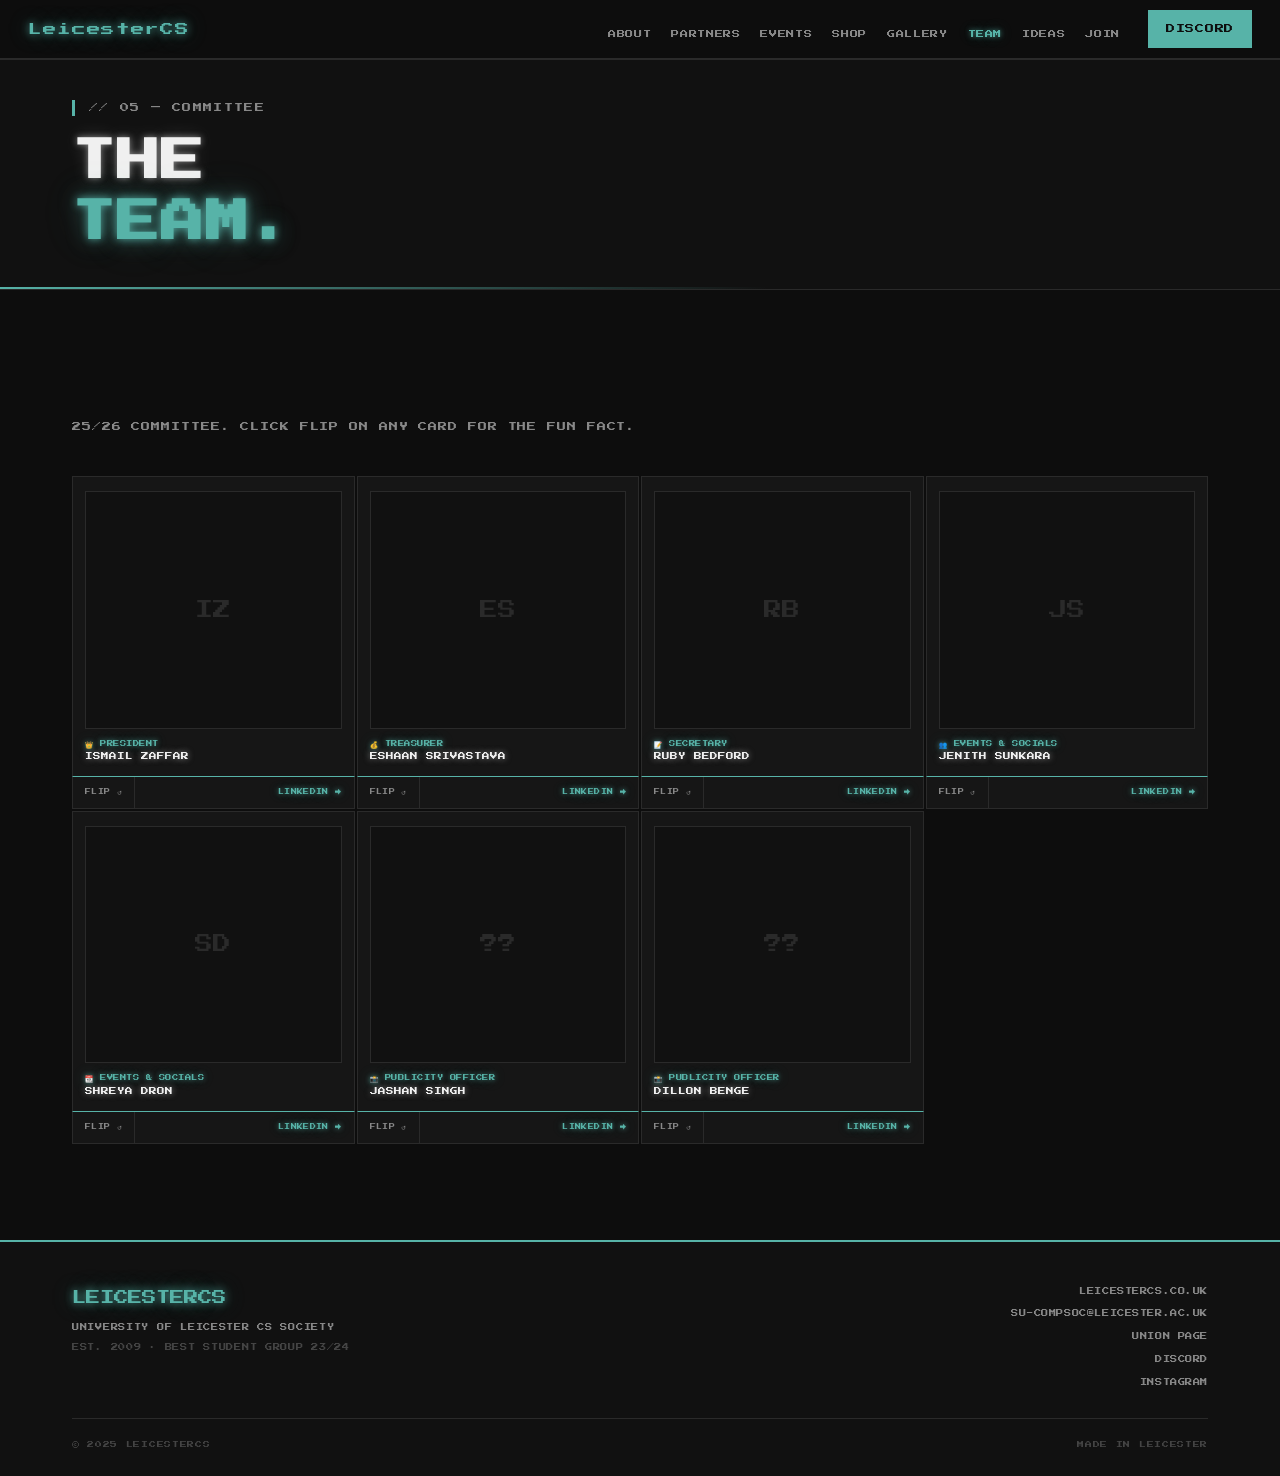
<file: team.html>
<!DOCTYPE html>
<html lang="en">
<head>
  <meta charset="UTF-8" />
  <meta name="viewport" content="width=device-width, initial-scale=1.0" />
  <title>Team — LeicesterCS</title>
  <link rel="preconnect" href="https://fonts.googleapis.com" />
  <link rel="preconnect" href="https://fonts.gstatic.com" crossorigin />
  <link href="https://fonts.googleapis.com/css2?family=Press+Start+2P&display=swap" rel="stylesheet" />
  <link rel="stylesheet" href="style.css" />
  <!-- Favicon -->
  <link rel="icon" type="image/svg+xml" href="favicon.svg" />
  <link rel="icon" type="image/x-icon" href="favicon.ico" />
  <link rel="apple-touch-icon" sizes="192x192" href="favicon-192.png" />

  <!-- Open Graph -->
  <meta property="og:type"        content="website" />
  <meta property="og:site_name"   content="LeicesterCS" />
  <meta property="og:title"       content="Team — LeicesterCS" />
  <meta property="og:description" content="Meet the 25/26 LeicesterCS committee — the people running the society." />
  <meta property="og:url"         content="https://leicestercs.co.uk/team.html" />
  <meta property="og:image"       content="https://leicestercs.co.uk/favicon-192.png" />

  <!-- Twitter Card -->
  <meta name="twitter:card"        content="summary" />
  <meta name="twitter:title"       content="Team — LeicesterCS" />
  <meta name="twitter:description" content="Meet the 25/26 LeicesterCS committee — the people running the society." />
  <meta name="twitter:image"       content="https://leicestercs.co.uk/favicon-192.png" />

  <!-- Meta description -->
  <meta name="description" content="Meet the 25/26 LeicesterCS committee — the people running the society." />
</head>
<body>

  <nav id="navbar">
    <div class="nav-inner">
      <a href="index.html" class="nav-logo">LeicesterCS</a>
      <ul class="nav-links">
        <li><a href="about.html">ABOUT</a></li>
        <li><a href="partners.html">PARTNERS</a></li>
        <li><a href="events.html">EVENTS</a></li>
        <li><a href="shop.html">SHOP</a></li>
        <li><a href="gallery.html">GALLERY</a></li>
        <li><a href="team.html">TEAM</a></li>
        <li><a href="ideas.html">IDEAS</a></li>
        <li><a href="join.html">JOIN</a></li>
      </ul>
      <a href="https://discord.gg/VAg2SQfhEq" target="_blank" class="nav-cta">DISCORD</a>
      <button class="hamburger" id="hamburger" aria-label="Menu">
        <span></span><span></span><span></span>
      </button>
    </div>
  </nav>

  <div class="mobile-menu" id="mobileMenu">
    <a href="about.html"    class="mm-link">ABOUT</a>
    <a href="partners.html" class="mm-link">PARTNERS</a>
    <a href="events.html"   class="mm-link">EVENTS</a>
    <a href="shop.html"     class="mm-link">SHOP</a>
    <a href="gallery.html"  class="mm-link">GALLERY</a>
    <a href="team.html"     class="mm-link">TEAM</a>
    <a href="ideas.html"    class="mm-link">IDEAS</a>
    <a href="join.html"     class="mm-link">JOIN</a>
  </div>

  <div class="page-wrap">
    <div class="page-header">
      <div class="page-header-inner">
        <div class="sec-label">// 05 — COMMITTEE</div>
        <h1 class="sec-title">THE<br/><span class="accent">TEAM.</span></h1>
      </div>
    </div>

    <main class="page-main">
      <div class="container">
        <p class="sec-sub">25/26 COMMITTEE. CLICK FLIP ON ANY CARD FOR THE FUN FACT.</p>

        <div class="team-grid">

          <!-- ISMAIL -->
          <div class="team-card-wrap">
            <div class="team-card" id="card-ismail">
              <div class="tc-front">
                <div class="tc-photo"><div class="tc-ph-init">IZ</div></div>
                <div class="tc-role">👑 PRESIDENT</div>
                <div class="tc-name">ISMAIL ZAFFAR</div>
              </div>
              <div class="tc-back">
                <div class="tc-back-role">👑 PRESIDENT</div>
                <div class="tc-back-name">ISMAIL ZAFFAR</div>
                <div class="tc-fact-lbl">FUN FACT</div>
                <p class="tc-fact">I could pay off my sem 1 rent with my valorant skins</p>
              </div>
            </div>
            <div class="tc-footer">
              <button class="tc-flip-btn" data-card="card-ismail">FLIP ↺</button>
              <a href="https://www.linkedin.com/in/ismailzaffar/" target="_blank" class="tc-li">LINKEDIN →</a>
            </div>
          </div>

          <!-- ESHAAN -->
          <div class="team-card-wrap">
            <div class="team-card" id="card-eshaan">
              <div class="tc-front">
                <div class="tc-photo"><div class="tc-ph-init">ES</div></div>
                <div class="tc-role">💰 TREASURER</div>
                <div class="tc-name">ESHAAN SRIVASTAVA</div>
              </div>
              <div class="tc-back">
                <div class="tc-back-role">💰 TREASURER</div>
                <div class="tc-back-name">ESHAAN SRIVASTAVA</div>
                <div class="tc-fact-lbl">FUN FACT</div>
                <p class="tc-fact">I once rode a skateboard with my rollerskates on, was out for 2 minutes.</p>
              </div>
            </div>
            <div class="tc-footer">
              <button class="tc-flip-btn" data-card="card-eshaan">FLIP ↺</button>
              <a href="https://www.linkedin.com/in/eshaan-srivastava-4a5711382/" target="_blank" class="tc-li">LINKEDIN →</a>
            </div>
          </div>

          <!-- RUBY -->
          <div class="team-card-wrap">
            <div class="team-card" id="card-ruby">
              <div class="tc-front">
                <div class="tc-photo"><div class="tc-ph-init">RB</div></div>
                <div class="tc-role">📝 SECRETARY</div>
                <div class="tc-name">RUBY BEDFORD</div>
              </div>
              <div class="tc-back">
                <div class="tc-back-role">📝 SECRETARY</div>
                <div class="tc-back-name">RUBY BEDFORD</div>
                <div class="tc-fact-lbl">FUN FACT</div>
                <p class="tc-fact">I won 2 awards in the First Tech Challenge 2018-2020</p>
              </div>
            </div>
            <div class="tc-footer">
              <button class="tc-flip-btn" data-card="card-ruby">FLIP ↺</button>
              <a href="https://www.linkedin.com/in/ruby-bedford-29752a31b/" target="_blank" class="tc-li">LINKEDIN →</a>
            </div>
          </div>

          <!-- JENITH -->
          <div class="team-card-wrap">
            <div class="team-card" id="card-jenith">
              <div class="tc-front">
                <div class="tc-photo"><div class="tc-ph-init">JS</div></div>
                <div class="tc-role">👥 EVENTS & SOCIALS</div>
                <div class="tc-name">JENITH SUNKARA</div>
              </div>
              <div class="tc-back">
                <div class="tc-back-role">👥 EVENTS & SOCIALS</div>
                <div class="tc-back-name">JENITH SUNKARA</div>
                <div class="tc-fact-lbl">FUN FACT</div>
                <p class="tc-fact">I always buy strawberries from the grocery store.</p>
              </div>
            </div>
            <div class="tc-footer">
              <button class="tc-flip-btn" data-card="card-jenith">FLIP ↺</button>
              <a href="https://www.linkedin.com/in/jenith-s/" target="_blank" class="tc-li">LINKEDIN →</a>
            </div>
          </div>

          <!-- SHREYA -->
          <div class="team-card-wrap">
            <div class="team-card" id="card-shreya">
              <div class="tc-front">
                <div class="tc-photo"><div class="tc-ph-init">SD</div></div>
                <div class="tc-role">📆 EVENTS & SOCIALS</div>
                <div class="tc-name">SHREYA DRON</div>
              </div>
              <div class="tc-back">
                <div class="tc-back-role">📆 EVENTS & SOCIALS</div>
                <div class="tc-back-name">SHREYA DRON</div>
                <div class="tc-fact-lbl">FUN FACT</div>
                <p class="tc-fact">fun fact here</p>
              </div>
            </div>
            <div class="tc-footer">
              <button class="tc-flip-btn" data-card="card-shreya">FLIP ↺</button>
              <a href="https://www.linkedin.com/in/shreya-dron-596518252/" target="_blank" class="tc-li">LINKEDIN →</a>
            </div>
          </div>

          <!-- PUBLICITY 1 -->
          <div class="team-card-wrap">
            <div class="team-card" id="card-pub1">
              <div class="tc-front">
                <div class="tc-photo"><div class="tc-ph-init">??</div></div>
                <div class="tc-role">📸 PUBLICITY OFFICER</div>
                <div class="tc-name">JASHAN SINGH</div>
              </div>
              <div class="tc-back">
                <div class="tc-back-role">📸 PUBLICITY OFFICER</div>
                <div class="tc-back-name">JASHAN SINGH</div>
                <div class="tc-fact-lbl">FUN FACT</div>
                <p class="tc-fact">fun fact here</p>
              </div>
            </div>
            <div class="tc-footer">
              <button class="tc-flip-btn" data-card="card-pub1">FLIP ↺</button>
              <a href="https://www.linkedin.com/in/jsingh122005?utm_source=share_via&utm_content=profile&utm_medium=member_android" class="tc-li">LINKEDIN →</a>
            </div>
          </div>

          <!-- PUBLICITY 2 -->
          <div class="team-card-wrap">
            <div class="team-card" id="card-pub2">
              <div class="tc-front">
                <div class="tc-photo"><div class="tc-ph-init">??</div></div>
                <div class="tc-role">📸 PUBLICITY OFFICER</div>
                <div class="tc-name">DILLON BENGE</div>
              </div>
              <div class="tc-back">
                <div class="tc-back-role">📸 PUBLICITY OFFICER</div>
                <div class="tc-back-name">DILLON BENGE</div>
                <div class="tc-fact-lbl">FUN FACT</div>
                <p class="tc-fact">I enjoy finding ways to optimise and automate everyday tasks.</p>
              </div>
            </div>
            <div class="tc-footer">
              <button class="tc-flip-btn" data-card="card-pub2">FLIP ↺</button>
              <a href="https://www.linkedin.com/in/dillon-benge-95b038244/" class="tc-li">LINKEDIN →</a>
            </div>
          </div>

        </div>
      </div>
    </main>

    <footer id="footer">
      <div class="container">
        <div class="footer-grid">
          <div>
            <div class="footer-logo">LEICESTERCS</div>
            <div class="footer-sub">UNIVERSITY OF LEICESTER CS SOCIETY</div>
            <div class="footer-sub dim">EST. 2009 · BEST STUDENT GROUP 23/24</div>
          </div>
          <div class="footer-links">
            <a href="https://leicestercs.co.uk" target="_blank">LEICESTERCS.CO.UK</a>
            <a href="mailto:SU-COMPSOC@leicester.ac.uk">SU-COMPSOC@LEICESTER.AC.UK</a>
            <a href="https://www.leicesterunion.com/sportsandsocs/societies/18501/" target="_blank">UNION PAGE</a>
            <a href="https://discord.gg/VAg2SQfhEq" target="_blank">DISCORD</a>
            <a href="https://instagram.com/uol_computerscience" target="_blank">INSTAGRAM</a>
          </div>
        </div>
        <div class="footer-rule"></div>
        <div class="footer-bottom">
          <span>© 2025 LEICESTERCS</span>
          <span>MADE IN LEICESTER</span>
        </div>
      </div>
    </footer>
  </div>

  <script src="nav.js"></script>
</body>
</html>
</file>
<file: style.css>
/* =============================================
   LEICESTERCS — NEO PIXEL
   Dark · Teal · White · Pink accent
   ============================================= */

:root {
  --bg:        #0d0d0d;
  --bg-alt:    #111111;
  --bg-card:   #161616;
  --teal:      #57B3A8;
  --teal-dim:  #3d9288;
  --pink:      #ff3d9a;
  --white:     #f0f0f0;
  --grey:      #888888;
  --border:    #2a2a2a;
  --font:      'Press Start 2P', monospace;
  --nav-h:     60px;

  --glow-t:    0 0 8px rgba(87,179,168,0.9), 0 0 22px rgba(87,179,168,0.45), 0 0 45px rgba(87,179,168,0.18);
  --glow-t-sm: 0 0 5px rgba(87,179,168,0.7), 0 0 14px rgba(87,179,168,0.32);
  --glow-p:    0 0 8px rgba(255,61,154,0.85), 0 0 22px rgba(255,61,154,0.4), 0 0 45px rgba(255,61,154,0.15);
  --glow-p-sm: 0 0 5px rgba(255,61,154,0.65), 0 0 12px rgba(255,61,154,0.3);
  --glow-w:    0 0 6px rgba(240,240,240,0.5),  0 0 18px rgba(240,240,240,0.18);
}

*, *::before, *::after { box-sizing: border-box; margin: 0; padding: 0; }
html { scroll-behavior: smooth; font-size: 18px; }

body {
  background: var(--bg);
  color: var(--white);
  font-family: var(--font);
  line-height: 1.8;
  overflow-x: hidden;
  min-height: 100vh;
}

a { color: var(--teal); text-decoration: none; }
a:hover { color: var(--pink); }
::selection { background: var(--teal); color: var(--bg); }

::-webkit-scrollbar { width: 6px; }
::-webkit-scrollbar-track { background: var(--bg); }
::-webkit-scrollbar-thumb { background: var(--border); }
::-webkit-scrollbar-thumb:hover { background: var(--teal); }

.teal  { color: var(--teal); }
.pink  { color: var(--pink); }
.accent { color: var(--teal); }

/* === NAVBAR === */
#navbar {
  position: fixed;
  top: 0; left: 0; right: 0;
  height: var(--nav-h);
  background: var(--bg);
  border-bottom: 2px solid var(--border);
  z-index: 900;
  transition: border-color 0.2s;
}
#navbar.scrolled { border-bottom-color: var(--teal); }

.nav-inner {
  max-width: 1300px;
  margin: 0 auto;
  padding: 0 28px;
  height: 100%;
  display: flex;
  align-items: center;
  gap: 28px;
}

.nav-logo {
  font-size: 0.75rem;
  color: var(--teal);
  white-space: nowrap;
  text-shadow: var(--glow-t);
  text-decoration: none;
  letter-spacing: 0.05em;
}
.nav-logo:hover { color: var(--pink); text-shadow: var(--glow-p); }

.nav-links {
  display: flex;
  gap: 20px;
  list-style: none;
  margin-left: auto;
}
.nav-links a {
  font-size: 0.45rem;
  color: var(--grey);
  letter-spacing: 0.08em;
  text-decoration: none;
  transition: color 0.15s, text-shadow 0.15s;
}
.nav-links a:hover { color: var(--teal); text-shadow: var(--glow-t-sm); }
.nav-links a.active { color: var(--teal); text-shadow: var(--glow-t-sm); }

.nav-cta {
  font-size: 0.5rem;
  color: var(--bg);
  background: var(--teal);
  padding: 9px 16px;
  letter-spacing: 0.08em;
  white-space: nowrap;
  text-decoration: none;
  border: 2px solid var(--teal);
  transition: background 0.15s, color 0.15s, text-shadow 0.15s;
}
.nav-cta:hover { background: transparent; color: var(--teal); text-shadow: var(--glow-t-sm); }

.hamburger {
  display: none;
  flex-direction: column;
  gap: 5px;
  background: none;
  border: none;
  cursor: pointer;
  padding: 4px;
  margin-left: auto;
}
.hamburger span { display: block; width: 20px; height: 2px; background: var(--white); transition: 0.2s; }

/* === MOBILE MENU === */
.mobile-menu {
  position: fixed;
  top: var(--nav-h); left: 0; right: 0;
  background: var(--bg);
  border-bottom: 2px solid var(--teal);
  z-index: 899;
  padding: 24px 28px;
  display: flex;
  flex-direction: column;
  gap: 16px;
  transform: translateY(-110%);
  transition: transform 0.3s ease;
}
.mobile-menu.open { transform: translateY(0); }
.mm-link {
  font-size: 0.6rem;
  color: var(--grey);
  letter-spacing: 0.1em;
  text-decoration: none;
  display: block;
  padding: 6px 0;
  transition: color 0.15s;
}
.mm-link:hover, .mm-link.active { color: var(--teal); }

/* === PAGE WRAPPER === */
.page-wrap {
  padding-top: var(--nav-h);
  min-height: 100vh;
  display: flex;
  flex-direction: column;
}

.page-main {
  flex: 1;
  padding: 72px 0 96px;
}

/* === BUTTONS === */
.btn-primary {
  display: inline-block;
  font-family: var(--font);
  font-size: 0.6rem;
  color: var(--bg);
  background: var(--teal);
  padding: 14px 24px;
  border: 2px solid var(--teal);
  cursor: pointer;
  letter-spacing: 0.08em;
  text-decoration: none;
  transition: background 0.15s, color 0.15s, text-shadow 0.15s;
}
.btn-primary:hover { background: transparent; color: var(--teal); text-shadow: var(--glow-t-sm); }
.btn-primary.full { width: 100%; text-align: center; }

.btn-secondary {
  display: inline-block;
  font-family: var(--font);
  font-size: 0.6rem;
  color: var(--pink);
  background: transparent;
  padding: 14px 24px;
  border: 2px solid var(--pink);
  cursor: pointer;
  letter-spacing: 0.08em;
  text-decoration: none;
  transition: background 0.15s, color 0.15s;
}
.btn-secondary:hover { background: var(--pink); color: var(--bg); }

/* === LAYOUT HELPERS === */
.container { max-width: 1200px; margin: 0 auto; padding: 0 32px; }

.sec-label {
  font-size: 0.5rem;
  color: var(--grey);
  letter-spacing: 0.15em;
  margin-bottom: 28px;
  border-left: 3px solid var(--teal);
  padding-left: 14px;
}
.sec-title {
  font-size: clamp(1.4rem, 3.5vw, 2.4rem);
  line-height: 1.4;
  color: var(--white);
  margin-bottom: 28px;
  letter-spacing: 0.04em;
  text-shadow: var(--glow-w);
}
.sec-title .accent { color: var(--teal); text-shadow: var(--glow-t); }
.sec-title .pink   { color: var(--pink); text-shadow: var(--glow-p); }
.sec-sub {
  font-size: 0.5rem;
  color: var(--grey);
  letter-spacing: 0.1em;
  margin-bottom: 40px;
  line-height: 2;
}

/* === PAGE HEADER BAND === */
.page-header {
  background: var(--bg-alt);
  border-bottom: 1px solid var(--border);
  padding: 40px 0 36px;
  margin-bottom: 56px;
  position: relative;
  overflow: hidden;
}
.page-header::after {
  content: '';
  position: absolute;
  bottom: 0; left: 0; right: 0;
  height: 2px;
  background: linear-gradient(90deg, var(--teal) 0%, transparent 60%);
}
.page-header-inner {
  max-width: 1200px;
  margin: 0 auto;
  padding: 0 32px;
}
.page-header .sec-label { margin-bottom: 16px; }
.page-header .sec-title { margin-bottom: 0; }

/* === TICKER === */
.ticker-bar {
  background: var(--teal);
  overflow: hidden;
  padding: 11px 0;
  display: flex;
  align-items: center;
  border-top: 2px solid var(--teal);
  border-bottom: 2px solid var(--teal);
}
.ticker-track {
  display: flex;
  align-items: center;
  animation: ticker 30s linear infinite;
  font-size: 0.5rem;
  color: var(--bg);
  letter-spacing: 0.1em;
  white-space: nowrap;
  will-change: transform;
}
.ticker-track span { display: inline-block; padding: 0 8px; }
.ticker-track .ts { margin: 0 8px; }
@keyframes ticker { from { transform: translateX(0); } to { transform: translateX(-50%); } }

/* === HERO (index only) === */
#hero {
  min-height: calc(100vh - var(--nav-h));
  display: flex;
  flex-direction: column;
  align-items: stretch;
  position: relative;
  overflow: hidden;
  border-bottom: 2px solid var(--border);
}

.pixel-grid {
  position: absolute;
  inset: 0;
  background-image: radial-gradient(circle, #2a2a2a 1px, transparent 1px);
  background-size: 28px 28px;
  opacity: 0.5;
  pointer-events: none;
}

.hero-inner {
  position: relative;
  z-index: 1;
  max-width: 1200px;
  margin: 0 auto;
  padding: 80px 32px 64px;
  width: 100%;
  flex: 1;
  display: flex;
  flex-direction: column;
  justify-content: center;
}

.hero-tag {
  font-size: 0.5rem;
  color: var(--teal);
  letter-spacing: 0.12em;
  margin-bottom: 28px;
  text-shadow: var(--glow-t-sm);
}

.hero-title {
  display: flex;
  flex-direction: column;
  gap: 4px;
  margin-bottom: 32px;
}
.hero-title span {
  font-size: clamp(2.2rem, 6vw, 5.5rem);
  line-height: 1.1;
  letter-spacing: -0.01em;
  display: block;
  color: var(--white);
  text-shadow: var(--glow-w);
}
.hero-title span.accent { color: var(--teal); text-shadow: var(--glow-t); }

.hero-sub {
  font-size: 0.55rem;
  color: var(--grey);
  letter-spacing: 0.1em;
  line-height: 2.2;
  margin-bottom: 36px;
}

.hero-actions { display: flex; gap: 14px; flex-wrap: wrap; }

/* === ABOUT PAGE === */
.about-grid {
  display: grid;
  grid-template-columns: 1fr 1fr;
  gap: 56px;
  align-items: start;
  margin-bottom: 64px;
}
.about-lead {
  font-size: 0.55rem;
  color: var(--white);
  line-height: 2.2;
  margin-bottom: 16px;
  text-shadow: var(--glow-w);
}
.about-body {
  font-size: 0.5rem;
  color: var(--grey);
  line-height: 2.2;
}

.pillars {
  display: grid;
  grid-template-columns: 1fr 1fr;
  gap: 2px;
}
.pillar {
  background: var(--bg-card);
  border: 1px solid var(--border);
  padding: 22px 18px;
  transition: border-color 0.15s;
}
.pillar:hover { border-color: var(--teal); }
.pillar-num { font-size: 0.7rem; margin-bottom: 10px; }
.pillar-num.teal { color: var(--teal); text-shadow: var(--glow-t-sm); }
.pillar-num.pink { color: var(--pink); text-shadow: var(--glow-p-sm); }
.pillar-title { font-size: 0.6rem; color: var(--white); margin-bottom: 12px; letter-spacing: 0.06em; text-shadow: var(--glow-w); }
.pillar p { font-size: 0.45rem; color: var(--grey); line-height: 2.2; }

/* === PARTNERS === */
.partners-marquee {
  overflow: hidden;
  position: relative;
  padding: 30px 0;
  margin-top: 48px;
}
.partners-marquee::before,
.partners-marquee::after {
  content: "";
  position: absolute;
  top: 0;
  width: 120px;
  height: 100%;
  z-index: 2;
}
.partners-marquee::before { left: 0; background: linear-gradient(to right, var(--bg), transparent); }
.partners-marquee::after  { right: 0; background: linear-gradient(to left, var(--bg), transparent); }

.marquee-track {
  display: flex;
  width: max-content;
  animation: scrollMarquee 20s linear infinite;
}
@keyframes scrollMarquee {
  from { transform: translateX(0); }
  to   { transform: translateX(-50%); }
}

.partner {
  flex: 0 0 auto;
  width: 180px;
  height: 100px;
  margin: 0 40px;
  display: flex;
  align-items: center;
  justify-content: center;
  background: var(--bg-card);
  border: 2px solid var(--border);
  opacity: 0.6;
  transform: scale(0.95);
  transition: all 0.5s ease;
}
.partner:hover { border-color: var(--teal); transform: scale(1.1); box-shadow: var(--glow-t); opacity: 1; }
.partner.in-view { opacity: 1; transform: scale(1.05); box-shadow: 0 0 10px rgba(0,255,200,0.3); }

.ncfa-logo {
  font-family: 'Inter', sans-serif;
  font-weight: 700;
  letter-spacing: 0.08em;
  font-size: 20px;
  color: #ececff;
  text-shadow: 0 0 8px rgba(139,92,246,0.4);
}
.partner img {
  max-height: 55px;
  max-width: 100%;
  object-fit: contain;
  filter: brightness(0) invert(1) grayscale(100%);
  transition: all 0.5s ease;
}
.partner:hover img, .partner.in-view img { filter: brightness(1.2); }

/* === EVENTS === */
.events-list { border-top: 2px solid var(--border); }
.event-row {
  display: grid;
  grid-template-columns: 130px 1fr 180px;
  gap: 24px;
  padding: 28px 0;
  border-bottom: 1px solid var(--border);
  align-items: center;
  transition: background 0.15s;
}
.event-row:hover { background: rgba(87,179,168,0.04); }
.ev-tag {
  font-size: 0.4rem;
  color: var(--grey);
  border: 1px solid var(--border);
  padding: 5px 8px;
  letter-spacing: 0.1em;
  display: inline-block;
  white-space: nowrap;
}
.ev-tag.live { border-color: var(--teal); color: var(--teal); text-shadow: var(--glow-t-sm); }
.ev-name { font-size: 0.55rem; color: var(--white); margin-bottom: 8px; letter-spacing: 0.04em; text-shadow: var(--glow-w); }
.ev-desc { font-size: 0.42rem; color: var(--grey); line-height: 2; }
.ev-right {
  display: flex;
  flex-direction: column;
  align-items: flex-end;
  justify-content: center;
  gap: 10px;
}
.ev-date { font-size: 0.4rem; color: var(--grey); letter-spacing: 0.08em; }
.ev-link {
  font-size: 0.45rem;
  color: var(--pink);
  letter-spacing: 0.08em;
  text-decoration: none;
  text-shadow: var(--glow-p-sm);
  display: flex;
  align-items: center;
  transition: color 0.15s, text-shadow 0.15s;
}
.ev-link:hover { color: var(--teal); text-shadow: var(--glow-t-sm); }

/* === SHOP === */
.shop-grid {
  display: grid;
  grid-template-columns: repeat(4, 1fr);
  gap: 2px;
  margin-bottom: 28px;
}
.shop-card {
  background: var(--bg-card);
  border: 1px solid var(--border);
  overflow: hidden;
  transition: border-color 0.15s;
}
.shop-card:hover { border-color: var(--teal); }
.shop-img {
  aspect-ratio: 1;
  background: var(--bg-alt);
  display: flex;
  flex-direction: column;
  align-items: center;
  justify-content: center;
  gap: 10px;
  border-bottom: 1px solid var(--border);
}
.shop-ph-icon { font-size: 2rem; opacity: 0.5; }
.shop-ph-txt  { font-size: 0.38rem; color: var(--grey); letter-spacing: 0.1em; }
.shop-info    { padding: 16px 14px; }
.shop-name    { font-size: 0.5rem; color: var(--white); margin-bottom: 8px; line-height: 1.6; text-shadow: var(--glow-w); }
.shop-desc    { font-size: 0.4rem; color: var(--grey); line-height: 2; margin-bottom: 14px; }
.shop-foot    { display: flex; align-items: center; justify-content: space-between; flex-wrap: wrap; gap: 6px; }
.shop-price   { font-size: 0.55rem; color: var(--teal); text-shadow: var(--glow-t-sm); }
.badge-soon {
  font-size: 0.38rem;
  color: var(--grey);
  border: 1px solid var(--border);
  padding: 3px 7px;
  letter-spacing: 0.08em;
}
.shop-note { font-size: 0.45rem; color: var(--grey); line-height: 2.2; border-top: 1px solid var(--border); padding-top: 20px; letter-spacing: 0.06em; }
.shop-note a { color: var(--teal); text-shadow: var(--glow-t-sm); }

/* === GALLERY === */
.gallery-layout {
  display: grid;
  grid-template-columns: 1fr 1fr;
  gap: 56px;
  align-items: center;
}
.gallery-body { font-size: 0.48rem; color: var(--grey); line-height: 2.2; margin-bottom: 20px; }
.gallery-note { font-size: 0.38rem; color: var(--grey); letter-spacing: 0.1em; line-height: 2; margin-top: 12px; }

.gallery-mosaic {
  display: grid;
  grid-template-columns: 1fr 1fr;
  gap: 2px;
}
.gm-tile {
  position: relative;
  background: var(--bg-card);
  border: 1px solid var(--border);
  overflow: hidden;
  cursor: default;
  transition: border-color 0.15s;
  min-height: 160px;
}
.gm-tile:hover { border-color: var(--teal); }
.gm-tile:hover .gm-label { color: var(--teal); text-shadow: var(--glow-t-sm); }
.gm-tile:hover img { transform: scale(1.04); filter: brightness(0.9); }
.gm-tile.tall { grid-row: span 2; min-height: 320px; }
.gm-tile.wide { grid-column: span 2; }

.gm-tile img {
  width: 100%; height: 100%;
  object-fit: cover; object-position: center;
  display: block;
  position: absolute; inset: 0;
  transition: transform 0.4s ease, filter 0.4s ease;
  filter: brightness(0.75);
}
.gm-label {
  position: absolute;
  bottom: 0; left: 0; right: 0;
  padding: 10px 12px;
  font-size: 0.38rem;
  color: var(--white);
  letter-spacing: 0.1em;
  background: linear-gradient(transparent, rgba(0,0,0,0.75));
  transition: color 0.15s, text-shadow 0.15s;
  z-index: 1;
}

/* === TEAM === */
.team-grid {
  display: grid;
  grid-template-columns: repeat(4, 1fr);
  gap: 2px;
}
.team-card-wrap { display: flex; flex-direction: column; }
.team-card { height: 300px; position: relative; }

.team-card .tc-front { opacity: 1;  transform: rotateY(0deg);    pointer-events: auto; }
.team-card .tc-back  { opacity: 0;  transform: rotateY(180deg);  pointer-events: none; }
.team-card.flipped .tc-front { opacity: 0; transform: rotateY(-180deg); pointer-events: none; }
.team-card.flipped .tc-back  { opacity: 1; transform: rotateY(0deg);    pointer-events: auto; }

.tc-front, .tc-back {
  position: absolute;
  top: 0; left: 0; right: 0; bottom: 0;
  padding: 14px 12px;
  display: flex; flex-direction: column;
  backface-visibility: hidden;
  -webkit-backface-visibility: hidden;
  transition: transform 0.45s ease, opacity 0.45s ease;
  overflow: hidden;
}
.tc-front { background: var(--bg-card); border: 1px solid var(--border); border-bottom: none; }
.tc-back  { background: var(--bg-card); border: 1px solid var(--teal); border-bottom: none; justify-content: center; gap: 10px; }

.tc-photo {
  flex: 1; min-height: 0;
  background: var(--bg-alt);
  border: 1px solid var(--border);
  display: flex; align-items: center; justify-content: center;
  margin-bottom: 10px; overflow: hidden;
}
.tc-photo img { width: 100%; height: 100%; object-fit: cover; object-position: center top; display: block; }
.tc-ph-init { font-size: 1rem; color: var(--border); user-select: none; }

.tc-role      { font-size: 0.35rem; color: var(--teal); letter-spacing: 0.08em; line-height: 1.8; text-shadow: var(--glow-t-sm); flex-shrink: 0; }
.tc-name      { font-size: 0.42rem; color: var(--white); text-shadow: var(--glow-w); line-height: 1.6; flex-shrink: 0; }
.tc-back-role { font-size: 0.35rem; color: var(--pink); letter-spacing: 0.08em; text-shadow: var(--glow-p-sm); line-height: 1.8; }
.tc-back-name { font-size: 0.42rem; color: var(--white); text-shadow: var(--glow-w); margin-bottom: 6px; }
.tc-fact-lbl  { font-size: 0.33rem; color: var(--teal); letter-spacing: 0.12em; border-top: 1px solid var(--border); padding-top: 8px; text-shadow: var(--glow-t-sm); }
.tc-fact      { font-size: 0.38rem; color: var(--white); line-height: 1.9; text-shadow: var(--glow-w); }

.tc-footer {
  display: flex; align-items: stretch;
  background: var(--bg-card);
  border: 1px solid var(--border);
  border-top: 1px solid var(--teal);
  flex-shrink: 0;
}
.tc-flip-btn {
  font-family: var(--font);
  font-size: 0.33rem; color: var(--grey);
  background: transparent; border: none;
  border-right: 1px solid var(--border);
  padding: 10px 12px; cursor: pointer;
  letter-spacing: 0.06em; white-space: nowrap;
  transition: color 0.15s, text-shadow 0.15s;
}
.tc-flip-btn:hover  { color: var(--teal); text-shadow: var(--glow-t-sm); }
.tc-flip-btn.active { color: var(--pink); text-shadow: var(--glow-p-sm); }
.tc-li {
  font-size: 0.33rem;
  color: var(--teal);
  letter-spacing: 0.06em;
  text-decoration: none;
  padding: 10px 12px;
  flex: 1;
  text-align: right;
  text-shadow: var(--glow-t-sm);
  display: flex;
  align-items: center;
  justify-content: flex-end;
  transition: color 0.15s, text-shadow 0.15s, background 0.15s;
}
.tc-li:hover { color: var(--pink); text-shadow: var(--glow-p-sm); background: rgba(255,61,154,0.05); }

.tc-footer {
  display: flex;
  align-items: stretch;
  background: var(--bg-card);
  border: 1px solid var(--border);
  border-top: 1px solid var(--teal);
  flex-shrink: 0;
}
.tc-li {
  font-size: 0.33rem;
  color: var(--teal);
  letter-spacing: 0.06em;
  text-decoration: none;
  padding: 10px 12px;
  flex: 1;
  text-align: right;
  text-shadow: var(--glow-t-sm);
  display: flex;
  align-items: center;
  justify-content: flex-end;
  transition: color 0.15s, text-shadow 0.15s, background 0.15s;
}
.tc-li:hover { color: var(--pink); text-shadow: var(--glow-p-sm); background: rgba(255,61,154,0.05); }

/* === IDEAS === */
.ideas-layout {
  display: grid;
  grid-template-columns: 1fr 1.2fr;
  gap: 64px;
  align-items: start;
}
.ideas-body { font-size: 0.48rem; color: var(--grey); line-height: 2.2; }

.fg { display: flex; flex-direction: column; gap: 8px; margin-bottom: 18px; }
.fg label { font-size: 0.42rem; color: var(--grey); letter-spacing: 0.12em; }
.opt { color: #555; }
.req { color: var(--pink); }
.fg input, .fg select, .fg textarea {
  font-family: var(--font); font-size: 0.45rem;
  color: var(--white); background: var(--bg-card);
  border: 1px solid var(--border);
  padding: 12px 14px; outline: none; resize: vertical;
  letter-spacing: 0.06em;
  transition: border-color 0.15s, box-shadow 0.15s;
  appearance: none;
}
.fg input:focus, .fg select:focus, .fg textarea:focus {
  border-color: var(--teal);
  box-shadow: 0 0 0 2px rgba(87,179,168,0.15);
}
.fg input::placeholder, .fg textarea::placeholder { color: #444; }
.fg select option { background: var(--bg-card); }

.form-ok { display: none; text-align: center; padding: 48px 20px; border: 2px solid var(--teal); }
.ok-mark  { font-size: 2rem; color: var(--teal); margin-bottom: 16px; text-shadow: var(--glow-t); }
.ok-title { font-size: 0.7rem; color: var(--teal); margin-bottom: 12px; text-shadow: var(--glow-t); }
.ok-body  { font-size: 0.45rem; color: var(--grey); line-height: 2.2; letter-spacing: 0.08em; }

/* === JOIN === */
.join-layout {
  display: grid;
  grid-template-columns: 1fr 1.2fr;
  gap: 64px;
  align-items: start;
}
.join-body { font-size: 0.48rem; color: var(--grey); line-height: 2.2; margin-bottom: 28px; }
.join-body .teal { text-shadow: var(--glow-t-sm); }

.perks { display: flex; flex-direction: column; gap: 10px; margin-bottom: 28px; }
.perk {
  font-size: 0.45rem; color: var(--white);
  letter-spacing: 0.08em; padding-left: 16px;
  position: relative; line-height: 2; text-shadow: var(--glow-w);
}
.perk::before { content: '▸'; position: absolute; left: 0; color: var(--teal); text-shadow: var(--glow-t-sm); }

.socials { display: flex; flex-wrap: wrap; gap: 8px; }
.soc {
  font-size: 0.4rem; color: var(--grey);
  border: 1px solid var(--border);
  padding: 7px 12px; letter-spacing: 0.08em; text-decoration: none;
  transition: border-color 0.15s, color 0.15s, text-shadow 0.15s;
}
.soc:hover { border-color: var(--pink); color: var(--pink); text-shadow: var(--glow-p-sm); }

.union-signup {
  background: var(--bg-card); border: 1px solid var(--border);
  padding: 32px 28px; display: flex; flex-direction: column; gap: 20px;
}
.us-label   { font-size: 0.45rem; color: var(--teal); letter-spacing: 0.15em; text-shadow: var(--glow-t-sm); }
.us-body    { font-size: 0.42rem; color: var(--grey); line-height: 2.2; letter-spacing: 0.06em; }
.us-note    { font-size: 0.38rem; color: var(--grey); letter-spacing: 0.1em; line-height: 2; margin-top: -8px; }
.us-divider { font-size: 0.38rem; color: var(--grey); letter-spacing: 0.15em; text-align: center; border-top: 1px solid var(--border); padding-top: 16px; }
.us-socials { display: flex; flex-wrap: wrap; gap: 8px; }
.us-soc {
  font-size: 0.38rem; color: var(--grey);
  border: 1px solid var(--border);
  padding: 8px 14px; letter-spacing: 0.08em; text-decoration: none;
  transition: border-color 0.15s, color 0.15s, text-shadow 0.15s;
}
.us-soc:hover { border-color: var(--teal); color: var(--teal); text-shadow: var(--glow-t-sm); }

/* === FOOTER === */
#footer {
  background: var(--bg-alt);
  border-top: 2px solid var(--teal);
  padding: 44px 0 24px;
  margin-top: auto;
}
.footer-grid {
  display: grid;
  grid-template-columns: 1fr 1fr;
  gap: 40px; margin-bottom: 28px; align-items: start;
}
.footer-logo { font-size: 0.8rem; color: var(--teal); margin-bottom: 10px; text-shadow: var(--glow-t); }
.footer-sub  { font-size: 0.4rem; color: var(--grey); margin-bottom: 5px; letter-spacing: 0.1em; line-height: 2; }
.footer-sub.dim { color: #444; }
.footer-links { display: flex; flex-direction: column; gap: 10px; align-items: flex-end; }
.footer-links a { font-size: 0.4rem; color: var(--grey); letter-spacing: 0.08em; text-decoration: none; transition: color 0.15s, text-shadow 0.15s; }
.footer-links a:hover { color: var(--teal); text-shadow: var(--glow-t-sm); }
.footer-rule { height: 1px; background: var(--border); margin-bottom: 20px; }
.footer-bottom {
  display: flex; justify-content: space-between;
  flex-wrap: wrap; gap: 10px;
  font-size: 0.38rem; color: #444; letter-spacing: 0.1em;
}

/* === RESPONSIVE === */
@media (max-width: 1100px) {
  .team-grid { grid-template-columns: repeat(3, 1fr); }
  .shop-grid { grid-template-columns: repeat(2, 1fr); }
  .pillars   { grid-template-columns: 1fr 1fr; }
}

@media (max-width: 900px) {
  .about-grid    { grid-template-columns: 1fr; }
  .gallery-layout { grid-template-columns: 1fr; }
  .ideas-layout  { grid-template-columns: 1fr; gap: 40px; }
  .join-layout   { grid-template-columns: 1fr; gap: 40px; }
  .footer-grid   { grid-template-columns: 1fr; }
  .footer-links  { align-items: flex-start; }
  .event-row     { grid-template-columns: 1fr; gap: 10px; padding: 20px 0; }
  .ev-right      { flex-direction: row; align-items: center; gap: 16px; }
  .team-grid     { grid-template-columns: repeat(2, 1fr); }
}

@media (max-width: 700px) {
  :root { --nav-h: 54px; }
  .nav-links, .nav-cta { display: none; }
  .hamburger { display: flex; }
  .nav-inner { padding: 0 18px; gap: 0; }
  .nav-logo  { font-size: 0.6rem; }
  .container { padding: 0 18px; }
  .page-main { padding: 48px 0 72px; }
  .page-header { padding: 28px 0 24px; margin-bottom: 36px; }
  .page-header-inner { padding: 0 18px; }

  .hero-inner  { padding: 36px 18px 48px; }
  .hero-tag    { font-size: 0.4rem; margin-bottom: 20px; }
  .hero-title  { gap: 2px; margin-bottom: 24px; }
  .hero-title span { font-size: clamp(1.6rem, 10vw, 2.6rem); }
  .hero-sub    { font-size: 0.42rem; margin-bottom: 28px; }
  .hero-actions { flex-direction: column; gap: 10px; }
  .hero-actions .btn-primary,
  .hero-actions .btn-secondary { width: 100%; text-align: center; padding: 16px 20px; }

  .sec-label { font-size: 0.4rem; margin-bottom: 20px; }
  .sec-title { font-size: clamp(1rem, 6vw, 1.5rem); }
  .ticker-track { font-size: 0.4rem; }

  .pillars   { grid-template-columns: 1fr; }
  .pillar    { padding: 18px 14px; }
  .shop-grid { grid-template-columns: 1fr 1fr; gap: 2px; }
  .gallery-mosaic { grid-template-columns: 1fr 1fr; gap: 2px; }
  .gm-tile.tall { grid-row: auto; min-height: 160px; }
  .gm-tile.wide { grid-column: auto; }

  .team-grid { grid-template-columns: 1fr 1fr; gap: 2px; }
  .team-card { height: 260px; }
  .tc-role, .tc-back-role { font-size: 0.28rem; }
  .tc-name, .tc-back-name { font-size: 0.36rem; }
  .tc-fact     { font-size: 0.3rem; }
  .tc-flip-btn { font-size: 0.28rem; padding: 9px 9px; }
  .tc-li       { font-size: 0.28rem; padding: 9px 9px; }

  .btn-primary, .btn-secondary { font-size: 0.5rem; padding: 16px 20px; }
  .union-signup { padding: 22px 18px; gap: 16px; }
  .footer-grid  { grid-template-columns: 1fr; }
  .footer-links { align-items: flex-start; }
  .footer-bottom { flex-direction: column; font-size: 0.32rem; }
}

@media (max-width: 420px) {
  .hero-title span { font-size: clamp(1.3rem, 11vw, 1.8rem); }
  .shop-grid  { grid-template-columns: 1fr; }
  .team-grid  { grid-template-columns: 1fr; }
  .team-card  { height: 280px; }
  .gallery-mosaic { grid-template-columns: 1fr; }
  .nav-logo   { font-size: 0.5rem; }
}

/* =============================================
   NEW FEATURES
   ============================================= */

/* === TOAST === */
#toast-container {
  position: fixed;
  bottom: 28px;
  right: 28px;
  z-index: 9999;
  display: flex;
  flex-direction: column;
  gap: 10px;
  pointer-events: none;
}
.toast {
  display: flex;
  align-items: center;
  gap: 12px;
  background: var(--bg-card);
  border: 1px solid var(--teal);
  box-shadow: var(--glow-t-sm);
  padding: 14px 20px;
  font-family: var(--font);
  font-size: 0.38rem;
  color: var(--white);
  letter-spacing: 0.08em;
  opacity: 0;
  transform: translateY(16px);
  transition: opacity 0.3s ease, transform 0.3s ease, border-color 0.2s, box-shadow 0.2s;
  pointer-events: auto;
  max-width: 340px;
}
.toast.toast-in {
  opacity: 1;
  transform: translateY(0);
}
.toast.toast-error {
  border-color: #ff4444;
  box-shadow: 0 0 5px rgba(255,68,68,0.7), 0 0 14px rgba(255,68,68,0.32);
}
.toast-mark {
  color: var(--teal);
  font-size: 0.6rem;
  text-shadow: var(--glow-t-sm);
  flex-shrink: 0;
}
.toast.toast-error .toast-mark {
  color: #ff4444;
  text-shadow: 0 0 5px rgba(255,68,68,0.7);
}
@media (max-width: 500px) {
  #toast-container { bottom: 16px; right: 16px; left: 16px; }
  .toast { max-width: 100%; font-size: 0.34rem; }
}

/* === LIGHTBOX === */
#lightbox {
  position: fixed;
  inset: 0;
  z-index: 9000;
  display: flex;
  align-items: center;
  justify-content: center;
  opacity: 0;
  pointer-events: none;
  transition: opacity 0.25s ease;
}
#lightbox.lb-open {
  opacity: 1;
  pointer-events: auto;
}
.lb-backdrop {
  position: absolute;
  inset: 0;
  background: rgba(0,0,0,0.92);
}
.lb-content {
  position: relative;
  z-index: 1;
  display: flex;
  flex-direction: column;
  align-items: center;
  gap: 16px;
  max-width: 90vw;
  max-height: 90vh;
}
.lb-img {
  max-width: 90vw;
  max-height: 78vh;
  object-fit: contain;
  border: 1px solid var(--border);
  display: block;
}
.lb-label {
  font-family: var(--font);
  font-size: 0.4rem;
  color: var(--grey);
  letter-spacing: 0.12em;
}
.lb-close {
  position: fixed;
  top: 24px;
  right: 28px;
  z-index: 2;
  background: var(--bg-card);
  border: 1px solid var(--border);
  color: var(--white);
  font-size: 1.1rem;
  width: 40px;
  height: 40px;
  cursor: pointer;
  display: flex;
  align-items: center;
  justify-content: center;
  transition: border-color 0.15s, color 0.15s;
}
.lb-close:hover { border-color: var(--pink); color: var(--pink); }

.lb-prev, .lb-next {
  position: fixed;
  top: 50%;
  transform: translateY(-50%);
  z-index: 2;
  background: var(--bg-card);
  border: 1px solid var(--border);
  color: var(--white);
  font-size: 1.6rem;
  width: 44px;
  height: 64px;
  cursor: pointer;
  display: flex;
  align-items: center;
  justify-content: center;
  transition: border-color 0.15s, color 0.15s;
  line-height: 1;
}
.lb-prev { left: 20px; }
.lb-next { right: 20px; }
.lb-prev:hover, .lb-next:hover { border-color: var(--teal); color: var(--teal); }

@media (max-width: 600px) {
  .lb-prev { left: 8px; }
  .lb-next { right: 8px; }
  .lb-close { top: 12px; right: 12px; }
}

/* === LOADING ANIMATIONS === */
.loading {
  position: relative;
  overflow: hidden;
}
.loading::after {
  content: '';
  position: absolute;
  top: 0; left: -100%;
  width: 100%; height: 100%;
  background: linear-gradient(90deg, transparent, rgba(87,179,168,0.1), transparent);
  animation: loading-shimmer 1.5s infinite;
}
@keyframes loading-shimmer {
  0% { left: -100%; }
  100% { left: 100%; }
}

.fade-in {
  animation: fadeIn 0.5s ease-in;
}
@keyframes fadeIn {
  from { opacity: 0; transform: translateY(10px); }
  to { opacity: 1; transform: translateY(0); }
}

/* === DISCORD WIDGET === */
.discord-widget {
  background: var(--bg-card);
  border: 1px solid var(--border);
  padding: 28px 24px;
  display: flex;
  align-items: center;
  gap: 24px;
  transition: border-color 0.15s;
  text-decoration: none;
}
.discord-widget:hover { border-color: #5865F2; }
.dw-icon {
  width: 48px;
  height: 48px;
  flex-shrink: 0;
  display: flex;
  align-items: center;
  justify-content: center;
}
.dw-icon svg { width: 100%; height: 100%; }
.dw-info { display: flex; flex-direction: column; gap: 8px; flex: 1; }
.dw-name {
  font-family: var(--font);
  font-size: 0.5rem;
  color: var(--white);
  letter-spacing: 0.06em;
  text-shadow: var(--glow-w);
}
.dw-stats {
  display: flex;
  gap: 20px;
  flex-wrap: wrap;
}
.dw-stat {
  display: flex;
  align-items: center;
  gap: 6px;
  font-family: var(--font);
  font-size: 0.38rem;
  color: var(--grey);
  letter-spacing: 0.06em;
}
.dw-dot {
  width: 8px;
  height: 8px;
  border-radius: 50%;
  background: var(--border);
  flex-shrink: 0;
}
.dw-dot.online { background: #23a55a; box-shadow: 0 0 6px rgba(35,165,90,0.6); }
.dw-join {
  font-family: var(--font);
  font-size: 0.38rem;
  color: #5865F2;
  letter-spacing: 0.08em;
  white-space: nowrap;
  flex-shrink: 0;
}
.discord-widget:hover .dw-join { color: var(--teal); }

/* === FAQ ACCORDION === */
.faq-list {
  border-top: 1px solid var(--border);
  margin-top: 48px;
}
.faq-item {
  border-bottom: 1px solid var(--border);
}
.faq-q {
  width: 100%;
  background: none;
  border: none;
  text-align: left;
  font-family: var(--font);
  font-size: 0.48rem;
  color: var(--white);
  letter-spacing: 0.06em;
  padding: 22px 0;
  cursor: pointer;
  display: flex;
  align-items: center;
  justify-content: space-between;
  gap: 16px;
  line-height: 1.8;
  transition: color 0.15s;
}
.faq-q:hover { color: var(--teal); }
.faq-q::after {
  content: '+';
  font-size: 1rem;
  color: var(--teal);
  text-shadow: var(--glow-t-sm);
  flex-shrink: 0;
  transition: transform 0.25s ease;
  line-height: 1;
}
.faq-item.faq-open .faq-q { color: var(--teal); text-shadow: var(--glow-t-sm); }
.faq-item.faq-open .faq-q::after { transform: rotate(45deg); }
.faq-a {
  max-height: 0;
  overflow: hidden;
  transition: max-height 0.35s ease;
}
.faq-a-inner {
  font-size: 0.44rem;
  color: var(--grey);
  line-height: 2.2;
  padding: 0 0 22px;
  letter-spacing: 0.04em;
}
.faq-a-inner a { color: var(--teal); text-shadow: var(--glow-t-sm); }
.faq-a-inner a:hover { color: var(--pink); }

@media (max-width: 700px) {
  .faq-q { font-size: 0.38rem; padding: 18px 0; }
  .faq-a-inner { font-size: 0.36rem; }
}

/* === SPONSOR FORM === */
.sponsor-form-wrap {
  background: var(--bg-card);
  border: 1px solid var(--border);
  padding: 36px 32px;
  margin-top: 48px;
}
.sponsor-form-wrap .sec-label { margin-bottom: 16px; }
.sponsor-form-wrap p {
  font-size: 0.44rem;
  color: var(--grey);
  line-height: 2.2;
  margin-bottom: 28px;
}
.sponsor-form-grid {
  display: grid;
  grid-template-columns: 1fr 1fr;
  gap: 0 20px;
}
.sponsor-form-grid .fg:last-of-type,
.sponsor-form-grid .fg.full { grid-column: span 2; }

@media (max-width: 700px) {
  .sponsor-form-wrap { padding: 24px 18px; }
  .sponsor-form-grid { grid-template-columns: 1fr; }
  .sponsor-form-grid .fg.full { grid-column: span 1; }
}

/* === DISCORD WIDGET SKELETON === */
@keyframes shimmer {
  0%   { background-position: -400px 0; }
  100% { background-position: 400px 0; }
}
.dw-skeleton {
  background: linear-gradient(90deg, var(--border) 25%, #2f2f2f 50%, var(--border) 75%);
  background-size: 400px 100%;
  animation: shimmer 1.4s ease infinite;
  border-radius: 2px;
  display: inline-block;
}
.dw-skel-name  { width: 120px; height: 10px; }
.dw-skel-stat  { width: 72px;  height: 8px;  }
/* Hide real content until loaded, show skeleton */
.discord-widget:not(.dw-loaded) .dw-name,
.discord-widget:not(.dw-loaded) .dw-stats { visibility: hidden; position: relative; }
.discord-widget:not(.dw-loaded) .dw-name::after {
  content: '';
  position: absolute;
  inset: 0;
  background: linear-gradient(90deg, var(--border) 25%, #2f2f2f 50%, var(--border) 75%);
  background-size: 400px 100%;
  animation: shimmer 1.4s ease infinite;
}
.discord-widget:not(.dw-loaded) .dw-stats::after {
  content: '';
  position: absolute;
  inset: 0;
  background: linear-gradient(90deg, var(--border) 25%, #2f2f2f 50%, var(--border) 75%);
  background-size: 400px 100%;
  animation: shimmer 1.4s ease infinite;
  height: 8px;
  top: 50%;
  transform: translateY(-50%);
}
</file>
